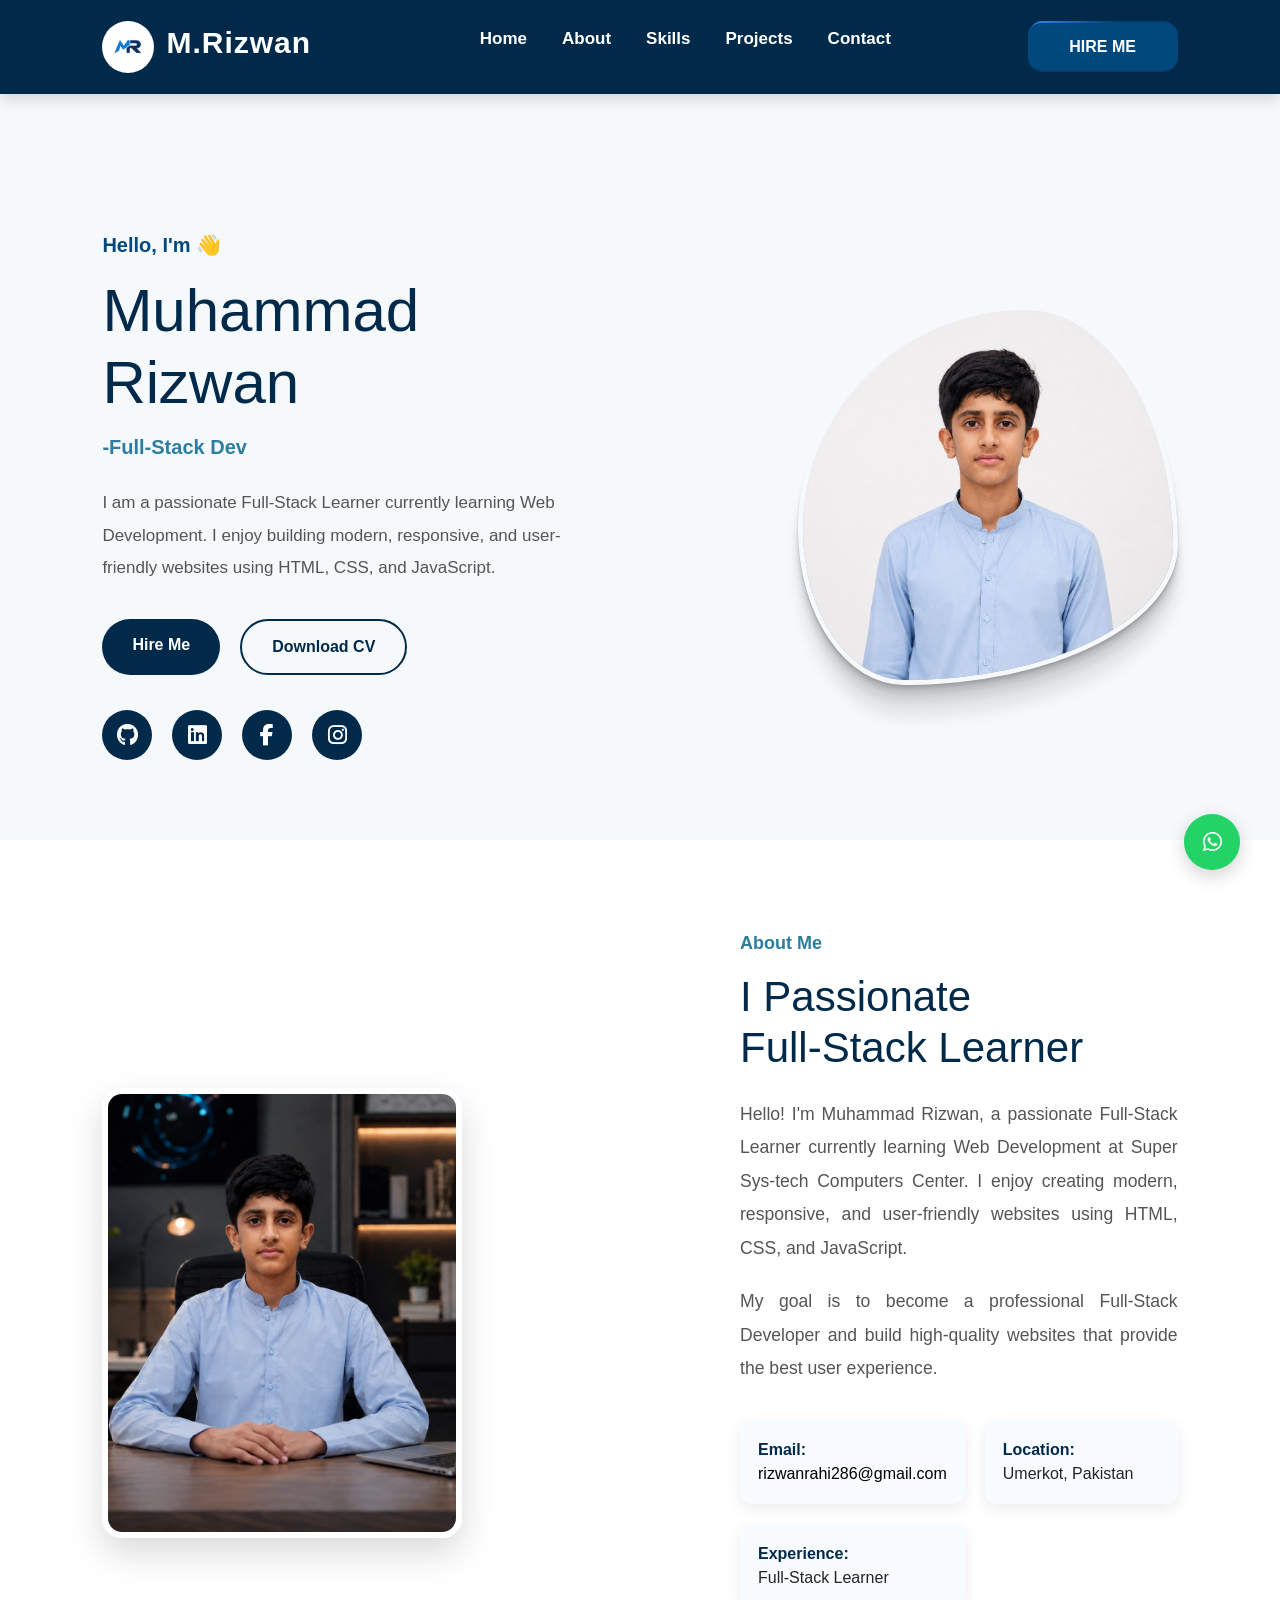
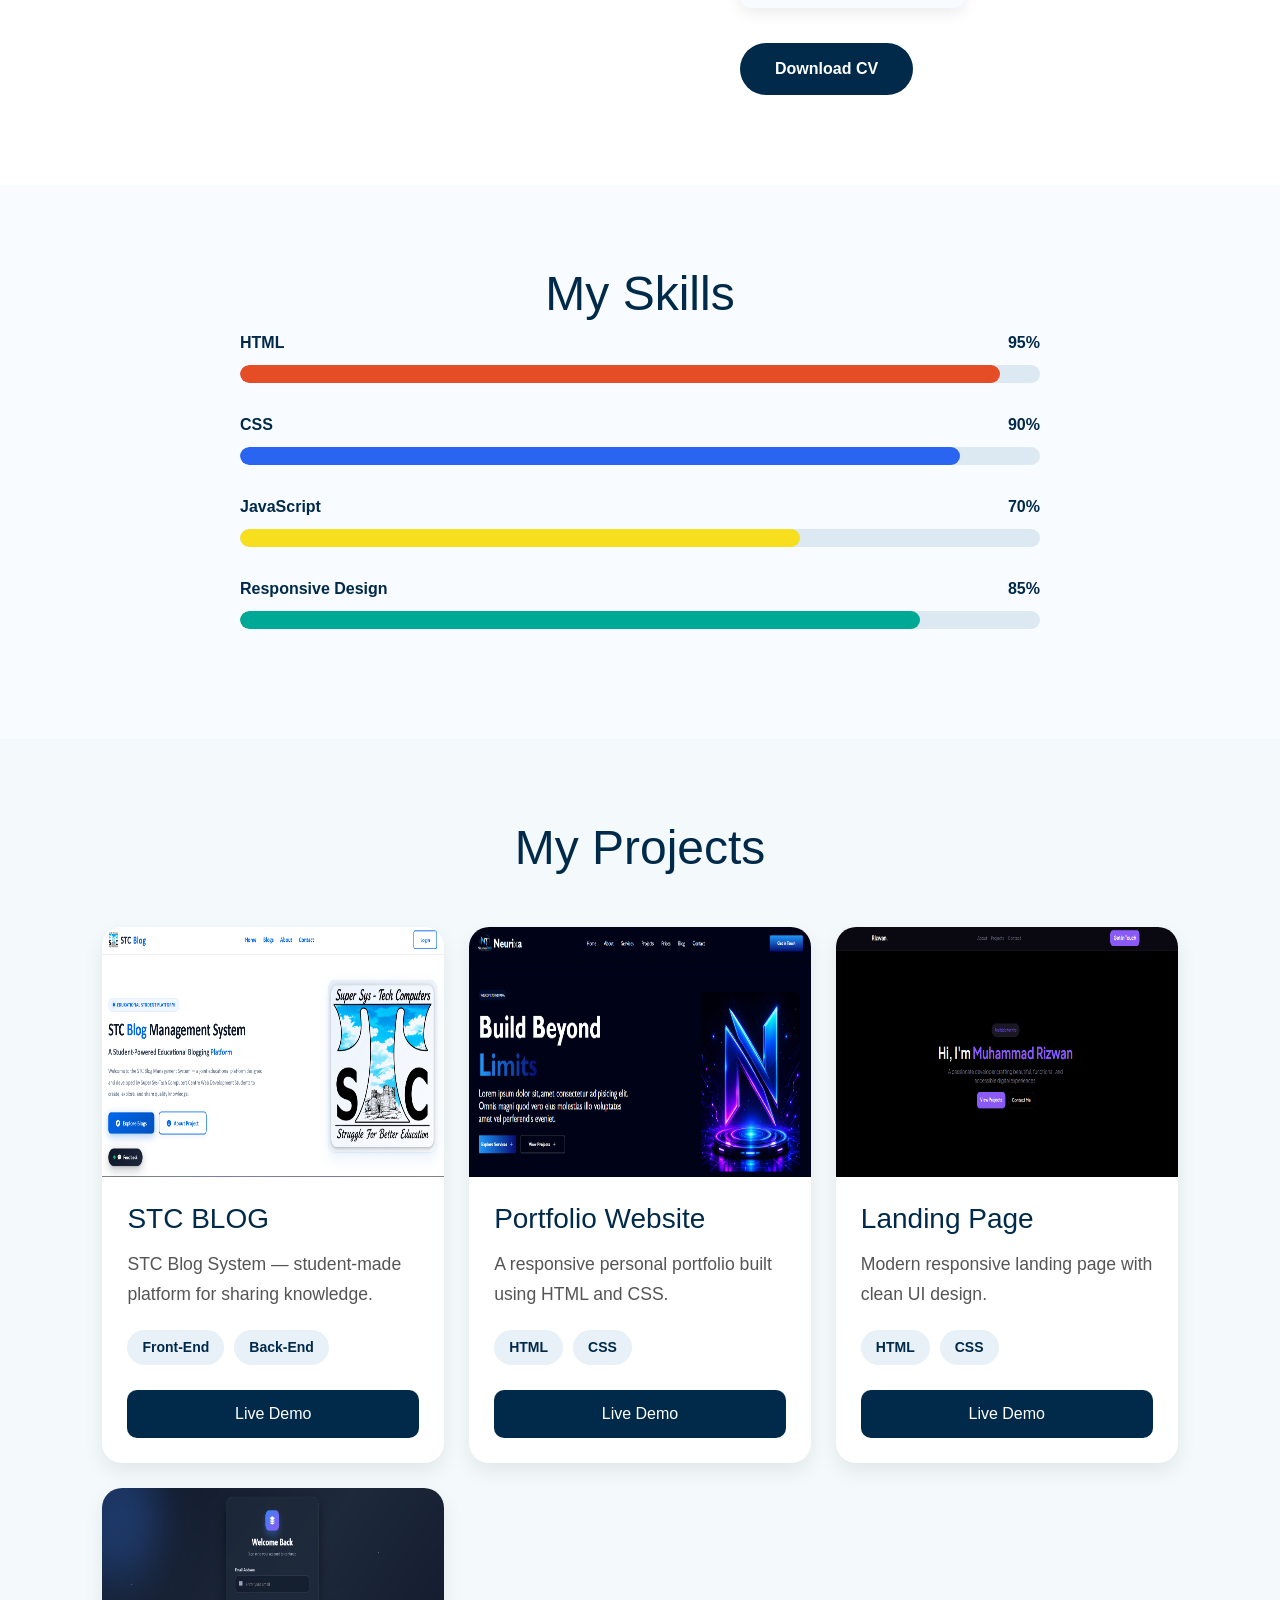
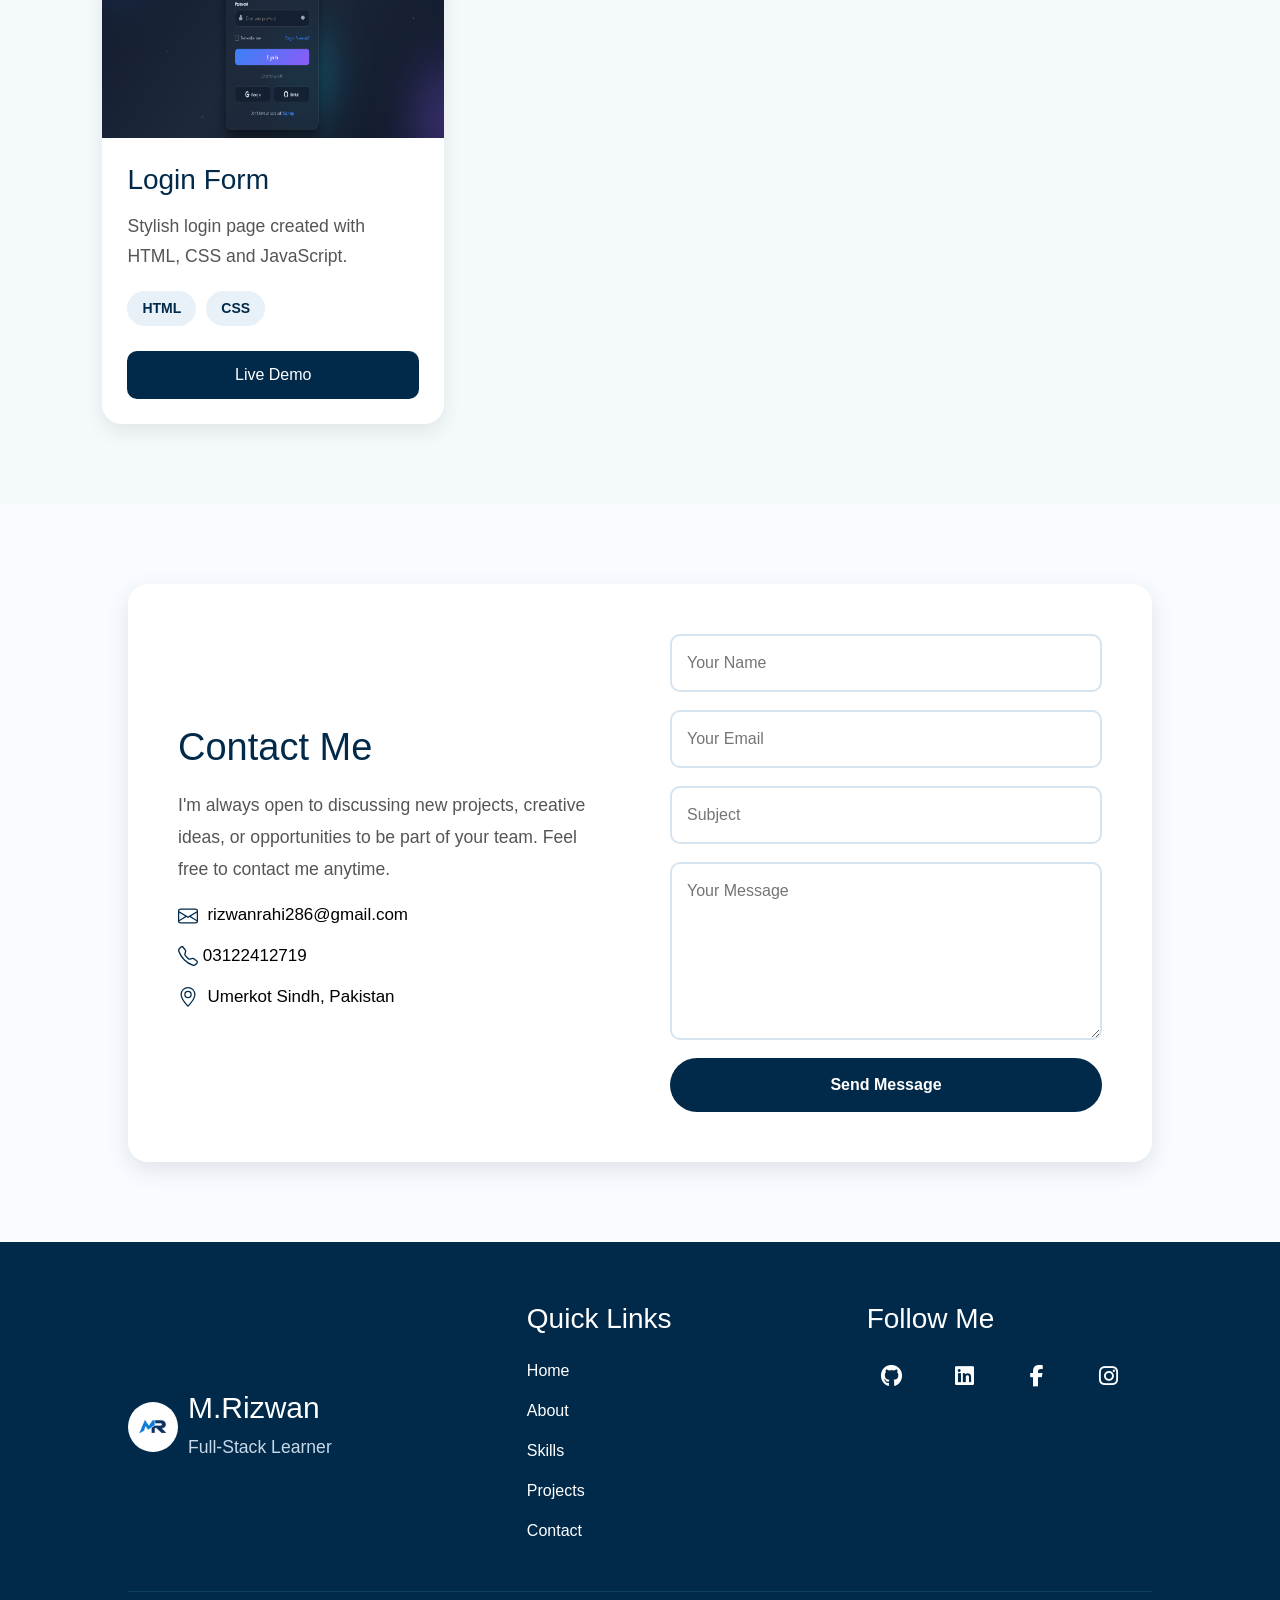
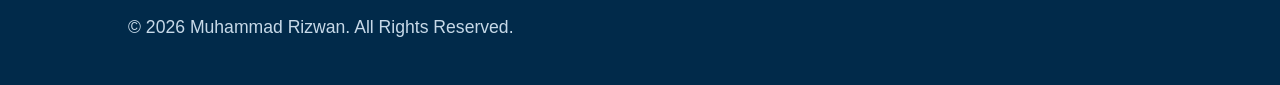
<file: index.html>
<!DOCTYPE html>
<html lang="en">

<head>
    <meta charset="UTF-8">
    <meta name="viewport" content="width=device-width, initial-scale=1.0">
    <title>M.Rizwan | Portfolio</title>
    <link rel="icon" href="MRICON" type="image/x-icon">
    <link rel="stylesheet" href="https://cdnjs.cloudflare.com/ajax/libs/font-awesome/6.5.2/css/all.min.css">
    <link rel="stylesheet" href="https://cdn.jsdelivr.net/npm/bootstrap@5.3.8/dist/css/bootstrap.min.css">
    <link rel="stylesheet" href="style.css">
</head>

<body>

    <div class="page-loader">
        <div class="loader">
            <div class="box1"></div>
            <div class="box2"></div>
            <div class="box3"></div>
        </div>
    </div>

    <header>

        <div class="logo">

            <img src="MRICON" alt="Logo">

            <h1>M.Rizwan</h1>

        </div>

        <div class="menu-toggle">

            <i class="fa-solid fa-bars"></i>

        </div>

        <nav class="navbar">

            <ul>

                <li><a href="#home" class="active">Home</a></li>

                <li><a href="#about">About</a></li>

                <li><a href="#skills">Skills</a></li>

                <li><a href="#projects">Projects</a></li>

                <li><a href="#contact">Contact</a></li>

                <li class="mobile-menu-profile">
                    <div class="user-profile mobile-menu-profile">
                        <div class="user-profile-inner">
                            <a href="mailto:rizwanrahi286@gmail.com">HIRE ME</a>
                        </div>
                    </div>
                </li>

            </ul>

        </nav>

        <!-- <a href="#contact" class="hire-btn">Hire Me</a> -->

        <!-- From Uiverse.io by reglobby -->
        <div aria-label="User Login Button" tabindex="0" role="button" class="user-profile">
            <div class="user-profile-inner">
                <a href="mailto:rizwanrahi286@gmail.com">HIRE ME</a>
            </div>
        </div>


    </header>

    <section class="home" id="home">

        <div class="home-container">

            <!-- Left Content -->

            <div class="home-content">

                <span class="hello">Hello, I'm 👋</span>

                <h1>Muhammad Rizwan</h1>

                <h2><span class="word">Front-End Developer</span></h2>

                <p>
                    I am a passionate Full-Stack Learner currently learning
                    Web Development. I enjoy building modern, responsive,
                    and user-friendly websites using HTML, CSS, and JavaScript.
                </p>

                <div class="home-buttons">

                    <a href="#contact" class="btn-primary">Hire Me</a>

                    <a href="My Resume.pdf" target="_blank" class="btn-secondary" download>
                        Download CV
                    </a>

                </div>

                <div class="social-icons">

                    <a href="#" data-tooltip="GitHub" aria-label="GitHub"><i class="fa-brands fa-github"></i></a>

                    <a href="#" data-tooltip="LinkedIn" aria-label="LinkedIn"><i class="fa-brands fa-linkedin"></i></a>

                    <a href="#" data-tooltip="Facebook" aria-label="Facebook"><i
                            class="fa-brands fa-facebook-f"></i></a>

                    <a href="#" data-tooltip="Instagram" aria-label="Instagram"><i
                            class="fa-brands fa-instagram"></i></a>

                </div>
            </div>

            <!-- Right Image -->

            <div class="home-image">

                <img src="aboutimage.jpg" alt="Muhammad Rizwan">

            </div>

        </div>

    </section>

    <section class="about" id="about">

        <div class="about-container">

            <div class="about-image">

                <img src="mine" alt="Muhammad Rizwan">

            </div>

            <div class="about-content">

                <span class="about-subtitle">About Me</span>

                <h2>I Passionate <br> Full-Stack Learner</h2>

                <p>
                    Hello! I'm Muhammad Rizwan, a passionate Full-Stack Learner
                    currently learning Web Development at Super Sys-tech Computers Center.
                    I enjoy creating modern, responsive, and user-friendly websites
                    using HTML, CSS, and JavaScript.
                </p>

                <p>
                    My goal is to become a professional Full-Stack Developer and
                    build high-quality websites that provide the best user experience.
                </p>

                <div class="about-info">

                    <!-- <div>
                        <strong>Name:</strong><br>
                        Muhammad Rizwan
                    </div> -->

                    <div>
                        <strong>Email:</strong><br>
                        <a href="mailto:rizwanrahi286@gmail.com">rizwanrahi286@gmail.com</a>
                    </div>

                    <div>
                        <strong>Location:</strong><br>
                        Umerkot, Pakistan
                    </div>

                    <div id="about-info-experience">
                        <strong>Experience:</strong><br>
                        Full-Stack Learner
                    </div>

                </div>

                <a href="My Resume.pdf" class="about-btn" download>
                    Download CV
                </a>

            </div>

        </div>

    </section>

    <section class="skills" id="skills">

        <h2 class="section-title">My Skills</h2>

        <div class="skills-container">

            <div class="skill">
                <div class="skill-title">
                    <span>HTML</span>
                    <span>95%</span>
                </div>

                <div class="progress-bar">
                    <div class="progress html"></div>
                </div>
            </div>

            <div class="skill">
                <div class="skill-title">
                    <span>CSS</span>
                    <span>90%</span>
                </div>

                <div class="progress-bar">
                    <div class="progress css"></div>
                </div>
            </div>

            <div class="skill">
                <div class="skill-title">
                    <span>JavaScript</span>
                    <span>70%</span>
                </div>

                <div class="progress-bar">
                    <div class="progress js"></div>
                </div>
            </div>

            <div class="skill">
                <div class="skill-title">
                    <span>Responsive Design</span>
                    <span>85%</span>
                </div>

                <div class="progress-bar">
                    <div class="progress responsive"></div>
                </div>
            </div>

        </div>

    </section>

    <section class="projects" id="projects">

        <h2 class="section-title">My Projects</h2>

        <div class="projects-container">

            <!-- Project 1 -->
            <div class="project-card">

                <img src="STC.png" alt="">

                <div class="project-content">

                    <h3>STC BLOG</h3>

                    <p>
                        STC Blog System — student-made platform for sharing knowledge.
                    </p>

                    <div class="tech">
                        <span>Front-End</span>
                        <span>Back-End</span>
                    </div>

                    <div class="project-buttons">
                        <a href="https://blogs.stc.edu.pk/" target="_blank">Live Demo</a>
                        <!-- <a href="#">GitHub</a> -->
                    </div>

                </div>

            </div>

            <!-- Project 2 -->
            <div class="project-card">

                <img src="project 1.png" alt="">

                <div class="project-content">

                    <h3>Portfolio Website</h3>

                    <p>
                        A responsive personal portfolio built using HTML and CSS.
                    </p>

                    <div class="tech">
                        <span>HTML</span>
                        <span>CSS</span>
                    </div>

                    <div class="project-buttons">
                        <a href="Project1/index.html" target="_blank">Live Demo</a>
                        <!-- <a href="#">GitHub</a> -->
                    </div>

                </div>

            </div>

            <!-- Project 3 -->
            <div class="project-card">

                <img src="project 2.png" alt="">

                <div class="project-content">

                    <h3>Landing Page</h3>

                    <p>
                        Modern responsive landing page with clean UI design.
                    </p>

                    <div class="tech">
                        <span>HTML</span>
                        <span>CSS</span>
                    </div>

                    <div class="project-buttons">
                        <a href="try/index.html" target="_blank">Live Demo</a>
                        <!-- <a href="#">GitHub</a> -->
                    </div>

                </div>

            </div>

            <!-- Project 4 -->
            <div class="project-card">

                <img src="project 3.png" alt="">

                <div class="project-content">

                    <h3>Login Form</h3>

                    <p>
                        Stylish login page created with HTML, CSS and JavaScript.
                    </p>

                    <div class="tech">
                        <span>HTML</span>
                        <span>CSS</span>
                    </div>

                    <div class="project-buttons">
                        <a href="login page/index.html" target="_blank">Live Demo</a>
                        <!-- <a href="#">GitHub</a> -->
                    </div>

                </div>

            </div>

        </div>

    </section>

    <section id="contact" class="contact">

        <div class="contact-container">

            <div class="contact-info">

                <h2>Contact Me</h2>

                <p>
                    I'm always open to discussing new projects, creative ideas,
                    or opportunities to be part of your team. Feel free to contact me anytime.
                </p>

                <div class="contact-details">
                    <p><strong> <svg xmlns="http://www.w3.org/2000/svg" width="20" height="20" fill="#012A4A"
                                class="bi bi-envelope" viewBox="0 0 16 16">
                                <path
                                    d="M0 4a2 2 0 0 1 2-2h12a2 2 0 0 1 2 2v8a2 2 0 0 1-2 2H2a2 2 0 0 1-2-2zm2-1a1 1 0 0 0-1 1v.217l7 4.2 7-4.2V4a1 1 0 0 0-1-1zm13 2.383-4.708 2.825L15 11.105zm-.034 6.876-5.64-3.471L8 9.583l-1.326-.795-5.64 3.47A1 1 0 0 0 2 13h12a1 1 0 0 0 .966-.741M1 11.105l4.708-2.897L1 5.383z" />
                            </svg>&nbsp; </strong> <a
                            href="mailto:rizwanrahi286@gmail.com?subject=Website%20Inquiry&body=Hello%20Muhammad%20Rizwan,">
                            rizwanrahi286@gmail.com
                        </a> </p>
                    <p><strong><svg xmlns="http://www.w3.org/2000/svg" width="20" height="20" fill="#012A4A"
                                class="bi bi-telephone" viewBox="0 0 16 16">
                                <path
                                    d="M3.654 1.328a.678.678 0 0 0-1.015-.063L1.605 2.3c-.483.484-.661 1.169-.45 1.77a17.6 17.6 0 0 0 4.168 6.608 17.6 17.6 0 0 0 6.608 4.168c.601.211 1.286.033 1.77-.45l1.034-1.034a.678.678 0 0 0-.063-1.015l-2.307-1.794a.68.68 0 0 0-.58-.122l-2.19.547a1.75 1.75 0 0 1-1.657-.459L5.482 8.062a1.75 1.75 0 0 1-.46-1.657l.548-2.19a.68.68 0 0 0-.122-.58zM1.884.511a1.745 1.745 0 0 1 2.612.163L6.29 2.98c.329.423.445.974.315 1.494l-.547 2.19a.68.68 0 0 0 .178.643l2.457 2.457a.68.68 0 0 0 .644.178l2.189-.547a1.75 1.75 0 0 1 1.494.315l2.306 1.794c.829.645.905 1.87.163 2.611l-1.034 1.034c-.74.74-1.846 1.065-2.877.702a18.6 18.6 0 0 1-7.01-4.42 18.6 18.6 0 0 1-4.42-7.009c-.362-1.03-.037-2.137.703-2.877z" />
                            </svg> </strong> <a href="tel:+923122412719" target="_blank">03122412719</a></p>
                    <p><strong><svg xmlns="http://www.w3.org/2000/svg" width="20" height="20" fill="#012A4A"
                                class="bi bi-geo-alt" viewBox="0 0 16 16">
                                <path
                                    d="M12.166 8.94c-.524 1.062-1.234 2.12-1.96 3.07A32 32 0 0 1 8 14.58a32 32 0 0 1-2.206-2.57c-.726-.95-1.436-2.008-1.96-3.07C3.304 7.867 3 6.862 3 6a5 5 0 0 1 10 0c0 .862-.305 1.867-.834 2.94M8 16s6-5.686 6-10A6 6 0 0 0 2 6c0 4.314 6 10 6 10" />
                                <path d="M8 8a2 2 0 1 1 0-4 2 2 0 0 1 0 4m0 1a3 3 0 1 0 0-6 3 3 0 0 0 0 6" />
                            </svg>&nbsp;</strong> <a href="https://maps.app.goo.gl/BQXahHkJn5XS3NJu8"
                            target="_blank">Umerkot Sindh, Pakistan</a></p>
                </div>

            </div>

            <div class="contact-form">

                <form>

                    <input type="text" placeholder="Your Name" required>

                    <input type="email" placeholder="Your Email" required>

                    <input type="text" placeholder="Subject">

                    <textarea rows="6" placeholder="Your Message" required></textarea>

                    <button type="submit">Send Message</button>

                </form>

            </div>

        </div>

    </section>

    <footer class="footer">

        <div class="footer-container">

            <div class="footer-logo">
                <img src="MRICON" alt="Logo">
                <div>
                    <h2>M.Rizwan</h2>
                    <p>Full-Stack Learner</p>
                </div>
            </div>

            <div class="footer-links">

                <h3>Quick Links</h3>

                <a href="#home">Home</a>
                <a href="#about">About</a>
                <a href="#skills">Skills</a>
                <a href="#projects">Projects</a>
                <a href="#contact">Contact</a>

            </div>

            <div class="footer-social">

                <h3>Follow Me</h3>
                <a href="#" aria-label="GitHub"><i class="fa-brands fa-github"></i></a>

                <a href="#" aria-label="LinkedIn"><i class="fa-brands fa-linkedin"></i></a>

                <a href="#" aria-label="Facebook"><i class="fa-brands fa-facebook-f"></i></a>

                <a href="#" aria-label="Instagram"><i class="fa-brands fa-instagram"></i></a>


            </div>

        </div>

        <hr>

        <div class="footer-bottom">

            <p>
                © 2026 Muhammad Rizwan. All Rights Reserved.
            </p>

            <button class="button hidden" id="backToTopBtn" aria-label="Back to Top">
                <svg class="svgIcon" viewBox="0 0 384 512" aria-hidden="true">
                    <path
                        d="M214.6 41.4c-12.5-12.5-32.8-12.5-45.3 0l-160 160c-12.5 12.5-12.5 32.8 0 45.3s32.8 12.5 45.3 0L160 141.2V448c0 17.7 14.3 32 32 32s32-14.3 32-32V141.2L329.4 246.6c12.5 12.5 32.8 12.5 45.3 0s12.5-32.8 0-45.3l-160-160z">
                    </path>
                </svg>
            </button>
            <!-- WhatsApp floating button -->
            <a id="whatsappBtn" class="whatsapp-btn" href="https://wa.me/923122412719" target="_blank"
                rel="noopener noreferrer" aria-label="Chat on WhatsApp">
                <span class="whatsapp-tooltip" role="status">Have a question? Let's chat!</span>
                <i class="fa-brands fa-whatsapp" aria-hidden="true"></i>
            </a>

        </div>

    </footer>

    <script>

        // Hide loader on window load
        window.addEventListener('load', function () {
            var ld = document.querySelector('.page-loader');
            if (ld) {
                ld.classList.add('hidden');
            }
        });

        var backToTopBtn = document.getElementById('backToTopBtn');
        if (backToTopBtn) {
            backToTopBtn.addEventListener('click', function () {
                window.scrollTo({ top: 0, behavior: 'smooth' });
            });

            const homeEl = document.querySelector('.home');
            const aboutEl = document.querySelector('.about');
            const skillsEl = document.querySelector('.skills');
            const projectsEl = document.querySelector('.projects');
            const contactEl = document.querySelector('.contact');
            const footerEl = document.querySelector('footer');

            let homeVisible = false;
            let aboutVisible = false;
            let skillsVisible = false;
            let projectsVisible = false;
            let contactVisible = false;
            let footerVisible = false;

            const updateBackBtnVisibility = () => {
                // show only when user is in skills, projects, contact, or footer
                if (skillsVisible || projectsVisible || contactVisible || footerVisible) {
                    backToTopBtn.classList.remove('hidden');
                } else {
                    backToTopBtn.classList.add('hidden');
                }
            };

            const observe = (el, setter, threshold = 0.25) => {
                if (!el) return;
                const obs = new IntersectionObserver((entries) => {
                    entries.forEach(entry => {
                        setter(entry.isIntersecting);
                        updateBackBtnVisibility();
                    });
                }, { threshold });
                obs.observe(el);
            };

            observe(homeEl, (v) => homeVisible = v, 0.25);
            observe(aboutEl, (v) => aboutVisible = v, 0.25);
            observe(skillsEl, (v) => skillsVisible = v, 0.2);
            observe(projectsEl, (v) => projectsVisible = v, 0.2);
            observe(contactEl, (v) => contactVisible = v, 0.2);
            observe(footerEl, (v) => footerVisible = v, 0.01);
        }

        const skillsObserver = new IntersectionObserver((entries) => {

            entries.forEach(entry => {

                if (entry.isIntersecting) {

                    document.querySelector(".html").style.width = "95%";

                    document.querySelector(".css").style.width = "90%";

                    document.querySelector(".js").style.width = "70%";

                    document.querySelector(".responsive").style.width = "85%";

                    document.querySelector(".skills .section-title").classList.add("fade-in");

                    document.querySelectorAll(".skill").forEach(skill => {

                        skill.classList.add("animate");

                    });

                    skillsObserver.disconnect();

                }

            });

        }, { threshold: 0.3 });

        const aboutObserver = new IntersectionObserver((entries) => {

            entries.forEach(entry => {

                if (entry.isIntersecting) {

                    document.querySelector(".about-image").classList.add("animate");

                    document.querySelector(".about-content").classList.add("animate");

                    aboutObserver.disconnect();

                }

            });

        }, { threshold: 0.3 });

        const projectsObserver = new IntersectionObserver((entries) => {

            entries.forEach(entry => {

                if (entry.isIntersecting) {

                    document.querySelector(".projects .section-title").classList.add("fade-in");

                    document.querySelectorAll(".project-card").forEach(card => {

                        card.classList.add("animate");

                    });

                    projectsObserver.disconnect();

                }

            });

        }, { threshold: 0.2 });

        const contactObserver = new IntersectionObserver((entries) => {

            entries.forEach(entry => {

                if (entry.isIntersecting) {

                    document.querySelector(".contact-info").classList.add("animate");

                    document.querySelector(".contact-form").classList.add("animate");

                    contactObserver.disconnect();

                }

            });

        }, { threshold: 0.3 });

        aboutObserver.observe(document.querySelector(".about"));

        skillsObserver.observe(document.querySelector(".skills"));

        projectsObserver.observe(document.querySelector(".projects"));

        contactObserver.observe(document.querySelector(".contact"));

        const menuToggle = document.querySelector(".menu-toggle");
        const navbar = document.querySelector(".navbar");
        const menuIcon = menuToggle.querySelector("i");

        menuToggle.addEventListener("click", () => {
            const isActive = navbar.classList.toggle("active");
            if (menuIcon) {
                menuIcon.classList.toggle("fa-bars", !isActive);
                menuIcon.classList.toggle("fa-times", isActive);
            }
        });

        // Menu item پر click ہونے کے بعد menu بند ہو جائے

        document.querySelectorAll(".navbar a").forEach(link => {
            link.addEventListener("click", () => {
                navbar.classList.remove("active");
                if (menuIcon) {
                    menuIcon.classList.add("fa-bars");
                    menuIcon.classList.remove("fa-times");
                }
            });
        });

        const words = ['-Full-Stack Dev', '-Web Developer', '-WordPress Developer', '-Learning Javascript'];
        let part;
        let i = 0;
        let offset = 0;
        const len = words.length;
        let forwards = true;
        let skip_count = 0;
        const skip_delay = 15;
        const speed = 90;
        const wordflick = () => {
            setInterval(() => {
                if (forwards) {
                    if (offset >= words[i].length) {
                        ++skip_count;
                        if (skip_count === skip_delay) {
                            forwards = false;
                            skip_count = 0;
                        }
                    }
                } else {
                    if (offset === 0) {
                        forwards = true;
                        i++;
                        offset = 0;
                        if (i >= len) {
                            i = 0;
                        }
                    }
                }
                part = words[i].substring(0, offset);
                if (skip_count === 0) {
                    if (forwards) {
                        offset++;
                    } else {
                        offset--;
                    }
                }
                const wordEl = document.querySelector('.word');
                if (wordEl) {
                    wordEl.textContent = part;
                }
            }, speed);
        };

        document.addEventListener('DOMContentLoaded', wordflick);

    </script>

</body>

</html>
</file>
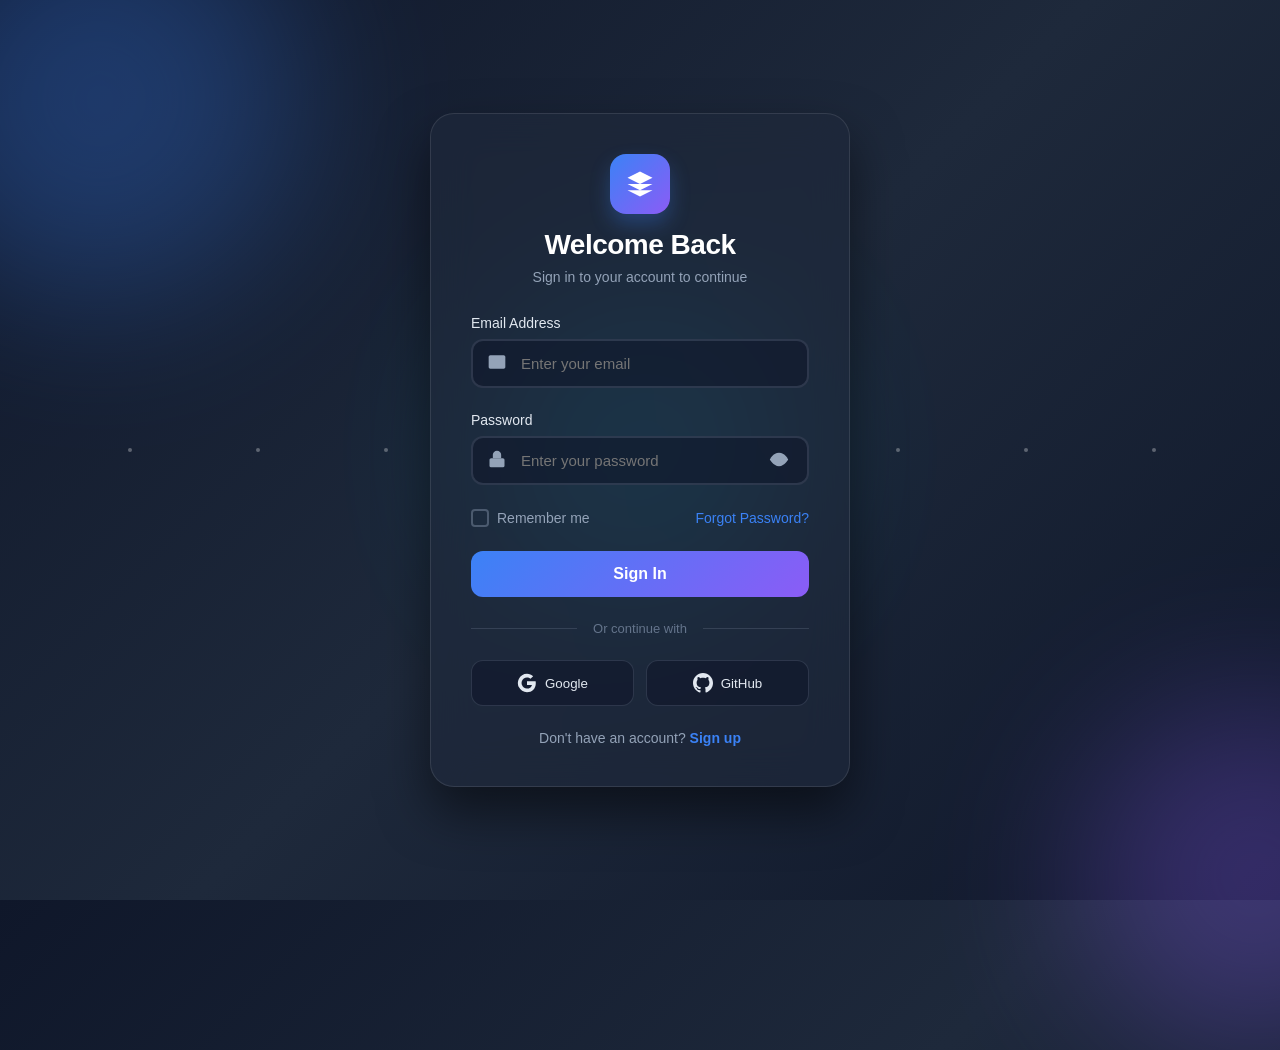
<file: login page/index.html>
<!DOCTYPE html>
<html lang="en">
<head>
    <meta charset="UTF-8">
    <meta name="viewport" content="width=device-width, initial-scale=1.0">
    <title>Modern Login - Dark Theme</title>
    <style>
        * {
            margin: 0;
            padding: 0;
            box-sizing: border-box;
            font-family: 'Segoe UI', Tahoma, Geneva, Verdana, sans-serif;
        }

        body {
            min-height: 100vh;
            display: flex;
            justify-content: center;
            align-items: center;
            background: linear-gradient(135deg, #0f172a 0%, #1e293b 50%, #0f172a 100%);
            position: relative;
            overflow: hidden;
        }

        /* Animated background elements */
        .bg-blob {
            position: absolute;
            border-radius: 50%;
            filter: blur(80px);
            opacity: 0.3;
            animation: float 20s infinite ease-in-out;
            z-index: 0;
        }

        .blob-1 {
            width: 400px;
            height: 400px;
            background: #3b82f6;
            top: -100px;
            left: -100px;
            animation-delay: 0s;
        }

        .blob-2 {
            width: 350px;
            height: 350px;
            background: #8b5cf6;
            bottom: -150px;
            right: -150px;
            animation-delay: -5s;
        }

        .blob-3 {
            width: 300px;
            height: 300px;
            background: #06b6d4;
            top: 50%;
            left: 50%;
            transform: translate(-50%, -50%);
            animation-delay: -10s;
        }

        @keyframes float {
            0%, 100% {
                transform: translate(0, 0) scale(1);
            }
            25% {
                transform: translate(50px, -30px) scale(1.1);
            }
            50% {
                transform: translate(-20px, 50px) scale(0.9);
            }
            75% {
                transform: translate(-50px, -20px) scale(1.05);
            }
        }

        /* Floating particles */
        .particle {
            position: absolute;
            width: 4px;
            height: 4px;
            background: rgba(255, 255, 255, 0.3);
            border-radius: 50%;
            animation: particle-float 15s infinite linear;
            z-index: 0;
        }

        @keyframes particle-float {
            0% {
                transform: translateY(100vh) rotate(0deg);
                opacity: 0;
            }
            10% {
                opacity: 1;
            }
            90% {
                opacity: 1;
            }
            100% {
                transform: translateY(-100vh) rotate(720deg);
                opacity: 0;
            }
        }

        /* Login container */
        .login-container {
            position: relative;
            z-index: 10;
            width: 100%;
            max-width: 420px;
            padding: 40px;
            background: rgba(30, 41, 59, 0.7);
            backdrop-filter: blur(20px);
            -webkit-backdrop-filter: blur(20px);
            border-radius: 24px;
            border: 1px solid rgba(255, 255, 255, 0.1);
            box-shadow: 0 25px 50px rgba(0, 0, 0, 0.5);
            animation: slideUp 0.8s cubic-bezier(0.16, 1, 0.3, 1) forwards;
            opacity: 0;
            transform: translateY(30px);
        }

        @keyframes slideUp {
            to {
                opacity: 1;
                transform: translateY(0);
            }
        }

        /* Logo/Brand */
        .brand {
            text-align: center;
            margin-bottom: 30px;
        }

        .logo {
            width: 60px;
            height: 60px;
            background: linear-gradient(135deg, #3b82f6, #8b5cf6);
            border-radius: 16px;
            display: inline-flex;
            justify-content: center;
            align-items: center;
            margin-bottom: 15px;
            box-shadow: 0 10px 20px rgba(59, 130, 246, 0.3);
            animation: pulse 2s infinite;
        }

        @keyframes pulse {
            0%, 100% {
                transform: scale(1);
                box-shadow: 0 10px 20px rgba(59, 130, 246, 0.3);
            }
            50% {
                transform: scale(1.05);
                box-shadow: 0 15px 30px rgba(59, 130, 246, 0.5);
            }
        }

        .logo svg {
            width: 30px;
            height: 30px;
            fill: white;
        }

        .brand h1 {
            color: white;
            font-size: 28px;
            font-weight: 700;
            margin-bottom: 8px;
            letter-spacing: -0.5px;
        }

        .brand p {
            color: #94a3b8;
            font-size: 14px;
        }

        /* Form styles */
        .form-group {
            margin-bottom: 24px;
            position: relative;
        }

        .form-group label {
            display: block;
            color: #e2e8f0;
            font-size: 14px;
            font-weight: 500;
            margin-bottom: 8px;
            transition: color 0.3s ease;
        }

        .input-wrapper {
            position: relative;
        }

        .form-group input {
            width: 100%;
            padding: 14px 16px 14px 48px;
            background: rgba(15, 23, 42, 0.6);
            border: 2px solid rgba(148, 163, 184, 0.2);
            border-radius: 12px;
            color: white;
            font-size: 15px;
            transition: all 0.3s ease;
            outline: none;
        }

        .form-group input:focus {
            border-color: #3b82f6;
            background: rgba(15, 23, 42, 0.8);
            box-shadow: 0 0 0 4px rgba(59, 130, 246, 0.1);
        }

        .form-group input:focus + .input-icon {
            color: #3b82f6;
        }

        .input-icon {
            position: absolute;
            left: 16px;
            top: 50%;
            transform: translateY(-50%);
            color: #94a3b8;
            transition: color 0.3s ease;
        }

        .input-icon svg {
            width: 20px;
            height: 20px;
            fill: currentColor;
        }

        /* Password toggle */
        .password-toggle {
            position: absolute;
            right: 16px;
            top: 50%;
            transform: translateY(-50%);
            background: none;
            border: none;
            color: #94a3b8;
            cursor: pointer;
            padding: 4px;
            transition: color 0.3s ease;
        }

        .password-toggle:hover {
            color: #3b82f6;
        }

        .password-toggle svg {
            width: 20px;
            height: 20px;
            fill: currentColor;
        }

        /* Remember me & Forgot password */
        .form-options {
            display: flex;
            justify-content: space-between;
            align-items: center;
            margin-bottom: 24px;
        }

        .remember-me {
            display: flex;
            align-items: center;
            gap: 8px;
            cursor: pointer;
        }

        .remember-me input {
            display: none;
        }

        .checkmark {
            width: 18px;
            height: 18px;
            border: 2px solid rgba(148, 163, 184, 0.4);
            border-radius: 4px;
            display: flex;
            justify-content: center;
            align-items: center;
            transition: all 0.3s ease;
        }

        .remember-me input:checked + .checkmark {
            background: #3b82f6;
            border-color: #3b82f6;
        }

        .checkmark svg {
            width: 12px;
            height: 12px;
            fill: white;
            opacity: 0;
            transform: scale(0);
            transition: all 0.3s ease;
        }

        .remember-me input:checked + .checkmark svg {
            opacity: 1;
            transform: scale(1);
        }

        .remember-me span {
            color: #94a3b8;
            font-size: 14px;
        }

        .forgot-password {
            color: #3b82f6;
            text-decoration: none;
            font-size: 14px;
            transition: color 0.3s ease;
        }

        .forgot-password:hover {
            color: #60a5fa;
        }

        /* Login button */
        .login-btn {
            width: 100%;
            padding: 14px;
            background: linear-gradient(135deg, #3b82f6, #8b5cf6);
            border: none;
            border-radius: 12px;
            color: white;
            font-size: 16px;
            font-weight: 600;
            cursor: pointer;
            transition: all 0.3s ease;
            position: relative;
            overflow: hidden;
        }

        .login-btn:hover {
            transform: translateY(-2px);
            box-shadow: 0 10px 25px rgba(59, 130, 246, 0.4);
        }

        .login-btn:active {
            transform: translateY(0);
        }

        .login-btn::before {
            content: '';
            position: absolute;
            top: 0;
            left: -100%;
            width: 100%;
            height: 100%;
            background: linear-gradient(90deg, transparent, rgba(255, 255, 255, 0.2), transparent);
            transition: left 0.5s ease;
        }

        .login-btn:hover::before {
            left: 100%;
        }

        /* Divider */
        .divider {
            display: flex;
            align-items: center;
            margin: 24px 0;
            color: #64748b;
            font-size: 13px;
        }

        .divider::before,
        .divider::after {
            content: '';
            flex: 1;
            height: 1px;
            background: rgba(148, 163, 184, 0.2);
        }

        .divider span {
            padding: 0 16px;
        }

        /* Social login */
        .social-login {
            display: flex;
            gap: 12px;
            margin-bottom: 24px;
        }

        .social-btn {
            flex: 1;
            padding: 12px;
            background: rgba(15, 23, 42, 0.6);
            border: 1px solid rgba(148, 163, 184, 0.2);
            border-radius: 12px;
            color: #e2e8f0;
            cursor: pointer;
            transition: all 0.3s ease;
            display: flex;
            justify-content: center;
            align-items: center;
            gap: 8px;
        }

        .social-btn:hover {
            background: rgba(15, 23, 42, 0.8);
            border-color: rgba(148, 163, 184, 0.4);
            transform: translateY(-2px);
        }

        .social-btn svg {
            width: 20px;
            height: 20px;
            fill: currentColor;
        }

        /* Sign up link */
        .signup-link {
            text-align: center;
            color: #94a3b8;
            font-size: 14px;
        }

        .signup-link a {
            color: #3b82f6;
            text-decoration: none;
            font-weight: 600;
            transition: color 0.3s ease;
        }

        .signup-link a:hover {
            color: #60a5fa;
        }

        /* Loading state */
        .login-btn.loading {
            pointer-events: none;
            opacity: 0.8;
        }

        .login-btn.loading::after {
            content: '';
            width: 20px;
            height: 20px;
            border: 2px solid rgba(255, 255, 255, 0.3);
            border-top-color: white;
            border-radius: 50%;
            animation: spin 0.8s linear infinite;
            position: absolute;
            right: 16px;
            top: 50%;
            transform: translateY(-50%);
        }

        @keyframes spin {
            to {
                transform: translateY(-50%) rotate(360deg);
            }
        }

        /* Success animation */
        .login-btn.success {
            background: #10b981;
        }

        .login-btn.success::after {
            content: '✓';
            font-size: 18px;
            animation: none;
            border: none;
            width: auto;
            height: auto;
        }

        /* Responsive */
        @media (max-width: 480px) {
            .login-container {
                padding: 30px 20px;
                margin: 20px;
            }

            .brand h1 {
                font-size: 24px;
            }

            .social-login {
                flex-direction: column;
            }
        }
    </style>
</head>
<body>
    <!-- Animated background -->
    <div class="bg-blob blob-1"></div>
    <div class="bg-blob blob-2"></div>
    <div class="bg-blob blob-3"></div>

    <!-- Floating particles -->
    <div class="particle" style="left: 10%; animation-delay: 0s;"></div>
    <div class="particle" style="left: 20%; animation-delay: 2s;"></div>
    <div class="particle" style="left: 30%; animation-delay: 4s;"></div>
    <div class="particle" style="left: 40%; animation-delay: 6s;"></div>
    <div class="particle" style="left: 50%; animation-delay: 8s;"></div>
    <div class="particle" style="left: 60%; animation-delay: 10s;"></div>
    <div class="particle" style="left: 70%; animation-delay: 12s;"></div>
    <div class="particle" style="left: 80%; animation-delay: 14s;"></div>
    <div class="particle" style="left: 90%; animation-delay: 16s;"></div>

    <!-- Login container -->
    <div class="login-container">
        <!-- Brand -->
        <div class="brand">
            <div class="logo">
                <svg viewBox="0 0 24 24">
                    <path d="M12 2L2 7l10 5 10-5-10-5zM2 17l10 5 10-5M2 12l10 5 10-5"/>
                </svg>
            </div>
            <h1>Welcome Back</h1>
            <p>Sign in to your account to continue</p>
        </div>

        <!-- Form -->
        <form id="loginForm">
            <div class="form-group">
                <label for="email">Email Address</label>
                <div class="input-wrapper">
                    <input type="email" id="email" placeholder="Enter your email" required>
                    <div class="input-icon">
                        <svg viewBox="0 0 24 24">
                            <path d="M4 4h16c1.1 0 2 .9 2 2v12c0 1.1-.9 2-2 2H4c-1.1 0-2-.9-2-2V6c0-1.1.9-2 2-2z"/>
                            <polyline points="22,6 12,13 2,6"/>
                        </svg>
                    </div>
                </div>
            </div>

            <div class="form-group">
                <label for="password">Password</label>
                <div class="input-wrapper">
                    <input type="password" id="password" placeholder="Enter your password" required>
                    <div class="input-icon">
                        <svg viewBox="0 0 24 24">
                            <rect x="3" y="11" width="18" height="11" rx="2" ry="2"/>
                            <path d="M7 11V7a5 5 0 0 1 10 0v4"/>
                        </svg>
                    </div>
                    <button type="button" class="password-toggle" id="togglePassword">
                        <svg viewBox="0 0 24 24" id="eyeIcon">
                            <path d="M1 12s4-8 11-8 11 8 11 8-4 8-11 8-11-8-11-8z"/>
                            <circle cx="12" cy="12" r="3"/>
                        </svg>
                    </button>
                </div>
            </div>

            <div class="form-options">
                <label class="remember-me">
                    <input type="checkbox">
                    <span class="checkmark">
                        <svg viewBox="0 0 24 24">
                            <polyline points="20 6 9 17 4 12"/>
                        </svg>
                    </span>
                    <span>Remember me</span>
                </label>
                <a href="#" class="forgot-password">Forgot Password?</a>
            </div>

            <button type="submit" class="login-btn" id="loginBtn">Sign In</button>
        </form>

        <div class="divider">
            <span>Or continue with</span>
        </div>

        <!-- Social login -->
        <div class="social-login">
            <button type="button" class="social-btn">
                <svg viewBox="0 0 24 24">
                    <path d="M22.56 12.25c0-.78-.07-1.53-.2-2.25H12v4.26h5.92c-.26 1.37-1.04 2.53-2.21 3.31v2.77h3.57c2.08-1.92 3.28-4.74 3.28-8.09z"/>
                    <path d="M12 23c2.97 0 5.46-.98 7.28-2.66l-3.57-2.77c-.98.66-2.23 1.06-3.71 1.06-2.86 0-5.29-1.93-6.16-4.53H2.18v2.84C3.99 20.53 7.7 23 12 23z"/>
                    <path d="M5.84 14.09c-.22-.66-.35-1.36-.35-2.09s.13-1.43.35-2.09V7.07H2.18C1.43 8.55 1 10.22 1 12s.43 3.45 1.18 4.93l2.85-2.22.81-.62z"/>
                    <path d="M12 5.38c1.62 0 3.06.56 4.21 1.64l3.15-3.15C17.45 2.09 14.97 1 12 1 7.7 1 3.99 3.47 2.18 7.07l3.66 2.84c.87-2.6 3.3-4.53 6.16-4.53z"/>
                </svg>
                Google
            </button>
            <button type="button" class="social-btn">
                <svg viewBox="0 0 24 24">
                    <path d="M12 0c-6.626 0-12 5.373-12 12 0 5.302 3.438 9.8 8.207 11.387.599.111.793-.261.793-.577v-2.234c-3.338.726-4.033-1.416-4.033-1.416-.546-1.387-1.333-1.756-1.333-1.756-1.089-.745.083-.729.083-.729 1.205.084 1.839 1.237 1.839 1.237 1.07 1.834 2.807 1.304 3.492.997.107-.775.418-1.305.762-1.604-2.665-.305-5.467-1.334-5.467-5.931 0-1.311.469-2.381 1.236-3.221-.124-.303-.535-1.524.117-3.176 0 0 1.008-.322 3.301 1.23.957-.266 1.983-.399 3.003-.404 1.02.005 2.047.138 3.006.404 2.291-1.552 3.297-1.23 3.297-1.23.653 1.653.242 2.874.118 3.176.77.84 1.235 1.911 1.235 3.221 0 4.609-2.807 5.624-5.479 5.921.43.372.823 1.102.823 2.222v3.293c0 .319.192.694.801.576 4.765-1.589 8.199-6.086 8.199-11.386 0-6.627-5.373-12-12-12z"/>
                </svg>
                GitHub
            </button>
        </div>

        <!-- Sign up link -->
        <p class="signup-link">
            Don't have an account? <a href="#">Sign up</a>
        </p>
    </div>

    <script>
        // Password toggle functionality
        const togglePassword = document.getElementById('togglePassword');
        const passwordInput = document.getElementById('password');
        const eyeIcon = document.getElementById('eyeIcon');

        togglePassword.addEventListener('click', function() {
            const type = passwordInput.getAttribute('type') === 'password' ? 'text' : 'password';
            passwordInput.setAttribute('type', type);
            
            // Update icon
            if (type === 'text') {
                eyeIcon.innerHTML = `
                    <path d="M17.94 17.94A10.07 10.07 0 0 1 12 20c-7 0-11-8-11-8a18.45 18.45 0 0 1 5.06-5.94M9.9 4.24A9.12 9.12 0 0 1 12 4c7 0 11 8 11 8a18.5 18.5 0 0 1-2.16 3.19m-6.72-1.07a3 3 0 1 1-4.24-4.24"/>
                    <line x1="1" y1="1" x2="23" y2="23"/>
                `;
            } else {
                eyeIcon.innerHTML = `
                    <path d="M1 12s4-8 11-8 11 8 11 8-4 8-11 8-11-8-11-8z"/>
                    <circle cx="12" cy="12" r="3"/>
                `;
            }
        });

        // Form submission with animation
        const loginForm = document.getElementById('loginForm');
        const loginBtn = document.getElementById('loginBtn');

        loginForm.addEventListener('submit', function(e) {
            e.preventDefault();
            
            // Add loading state
            loginBtn.classList.add('loading');
            loginBtn.textContent = 'Signing in...';
            
            // Simulate API call
            setTimeout(() => {
                loginBtn.classList.remove('loading');
                loginBtn.classList.add('success');
                loginBtn.textContent = 'Success!';
                
                // Reset after delay
                setTimeout(() => {
                    loginBtn.classList.remove('success');
                    loginBtn.textContent = 'Sign In';
                }, 2000);
            }, 1500);
        });

        // Add focus effects to inputs
        const inputs = document.querySelectorAll('input[type="email"], input[type="password"]');
        inputs.forEach(input => {
            input.addEventListener('focus', function() {
                this.parentElement.parentElement.querySelector('label').style.color = '#3b82f6';
            });
            
            input.addEventListener('blur', function() {
                this.parentElement.parentElement.querySelector('label').style.color = '#e2e8f0';
            });
        });
    </script>
</body>
</html>
</file>
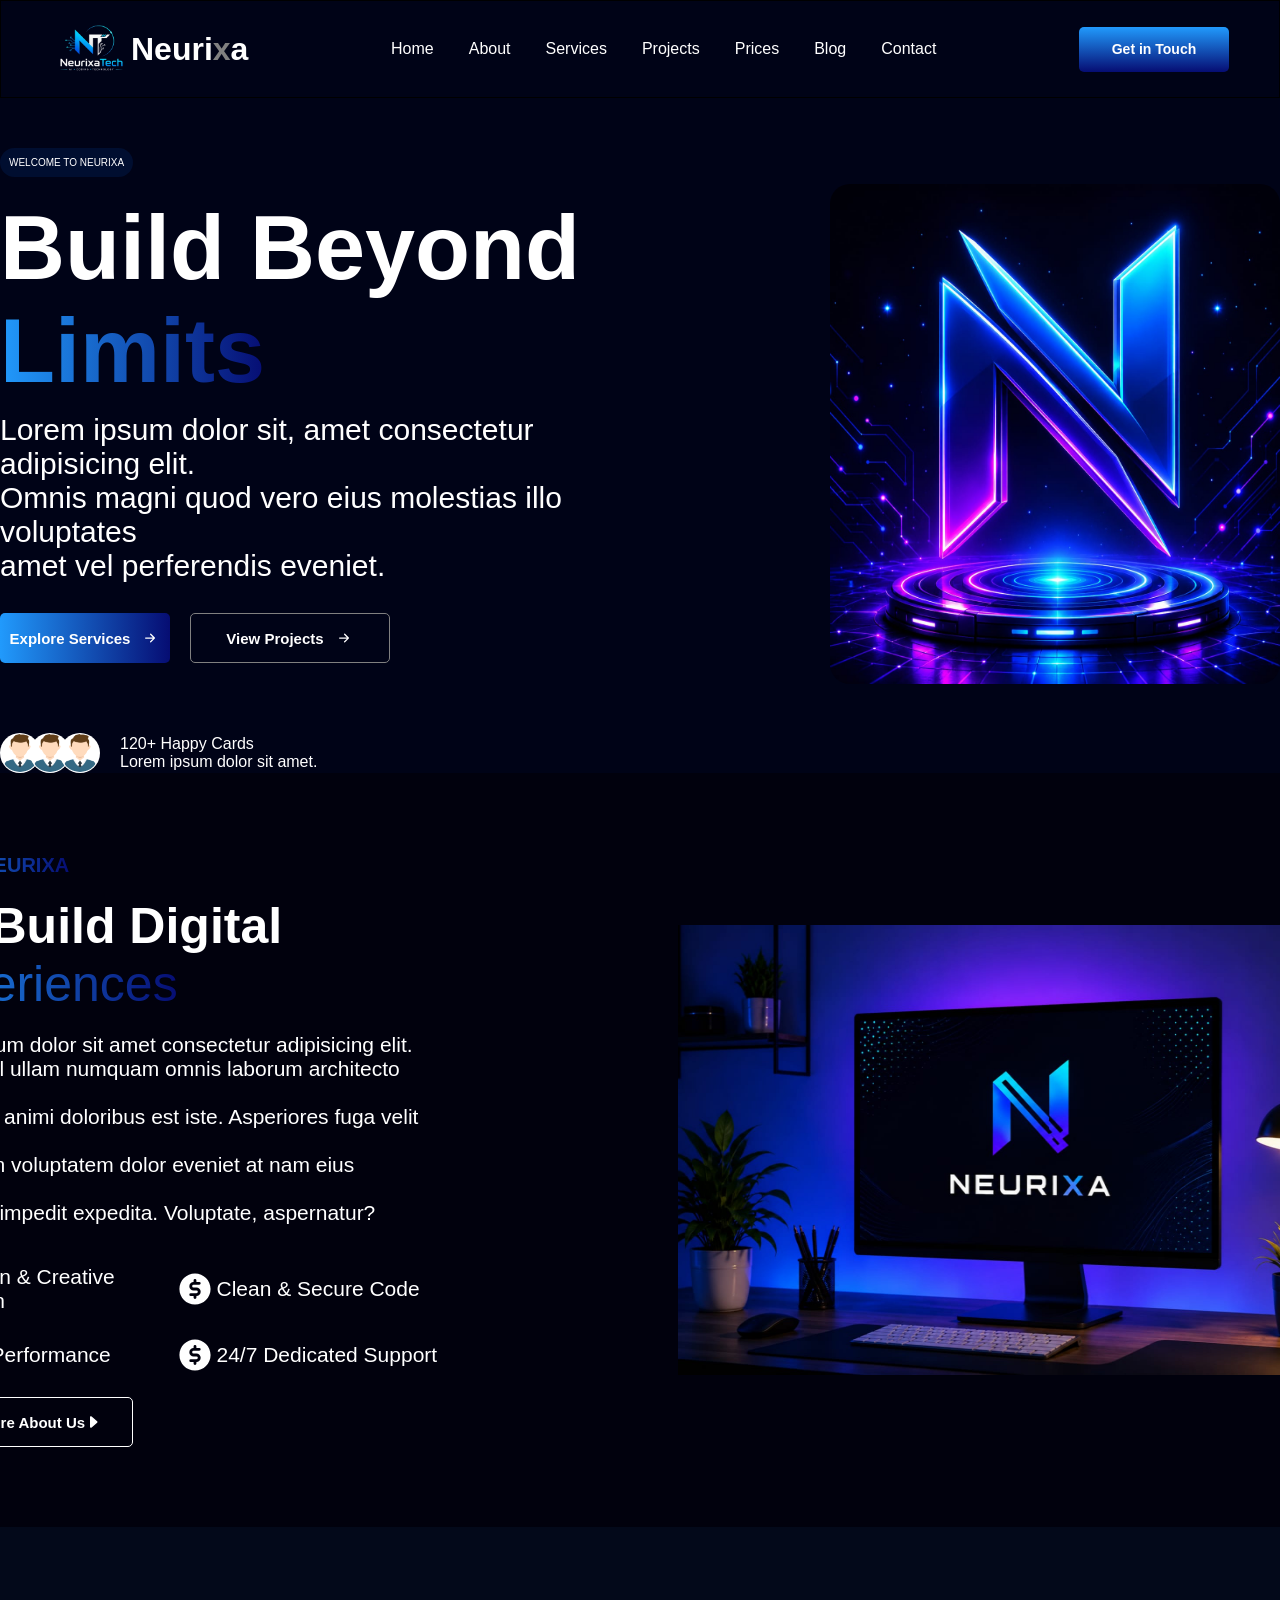
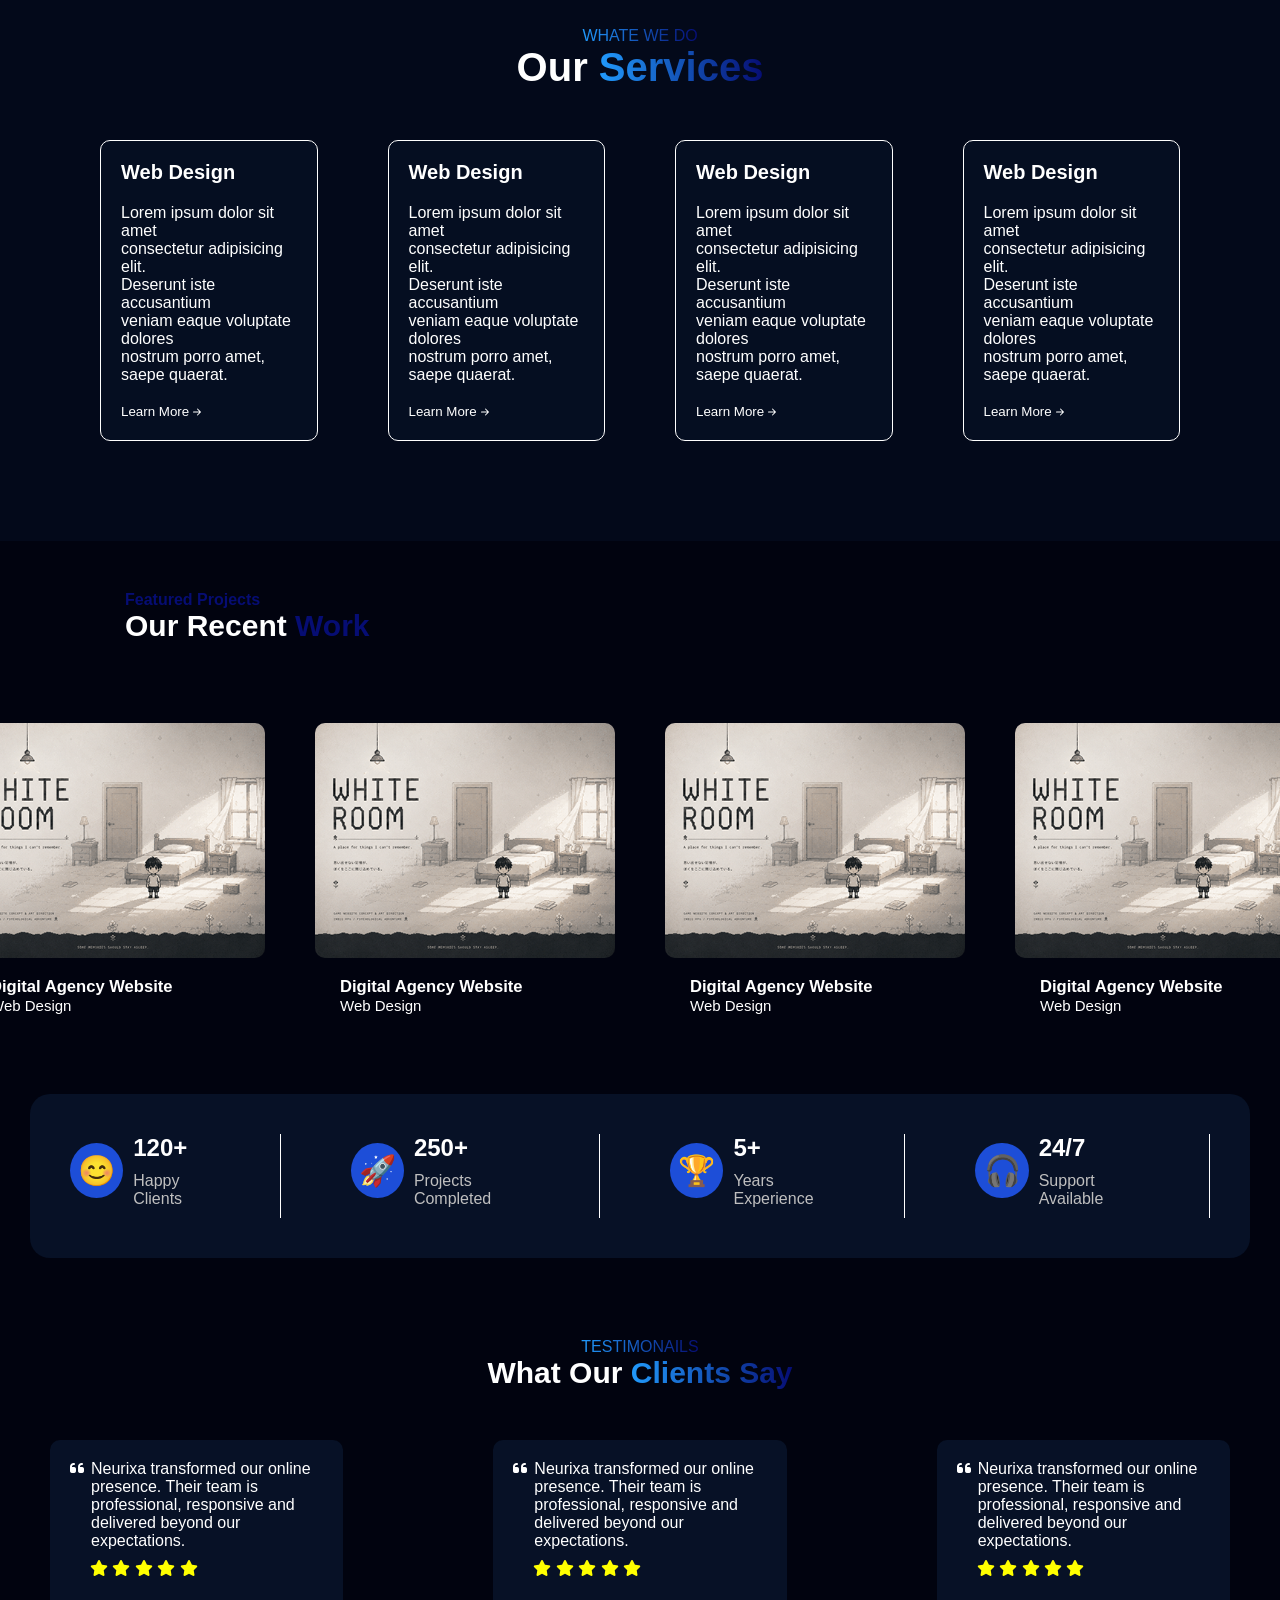
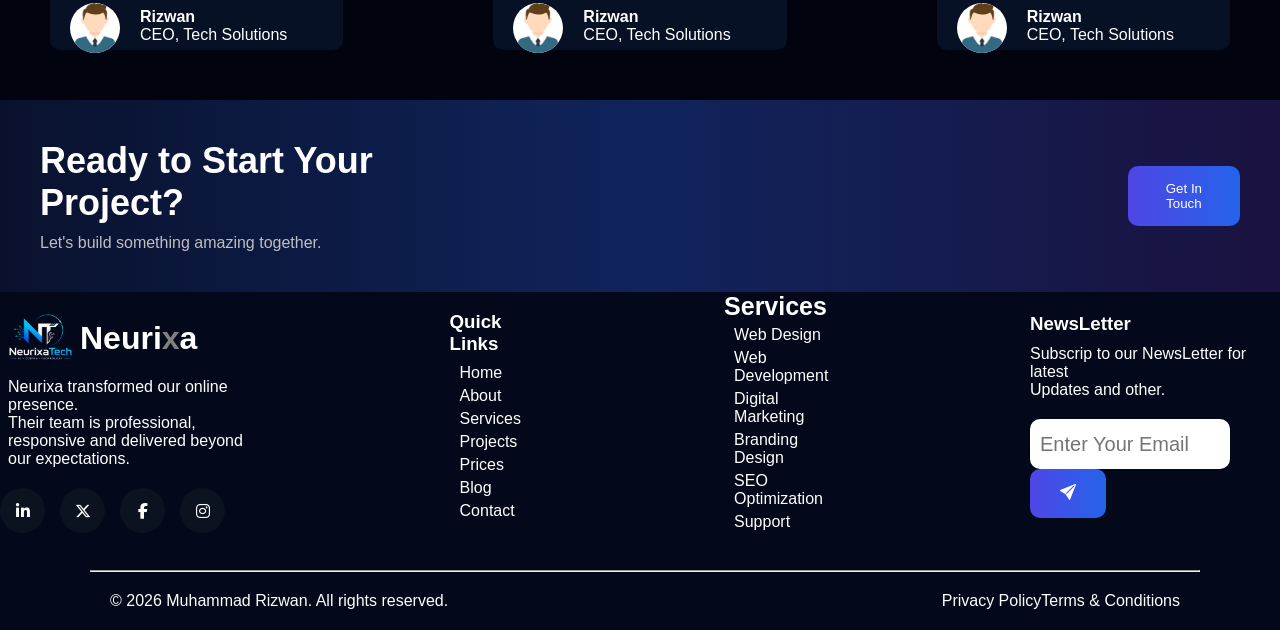
<file: Project1/index.html>
<!DOCTYPE html>
<html lang="en">

<head>
    <meta charset="UTF-8">
    <meta name="viewport" content="width=device-width, initial-scale=1.0">
    <title>Neurixa</title>
    <link rel="stylesheet" href="https://cdnjs.cloudflare.com/ajax/libs/font-awesome/6.6.0/css/all.min.css">
    <link rel="stylesheet" href="style.css">
</head>

<body>
    <header>
        <div class="logo">
            <img src="image-removebg-preview.png">
            <h1>Neuri<span id="sp1">x</span>a</h1>
        </div>
        <nav>
            <ul>
                <li><a href="#home">Home</a></li>
                <li><a href="#about">About</a></li>
                <li><a href="#services">Services</a></li>
                <li><a href="#project">Projects</a></li>
                <li><a href="#stats">Prices</a></li>
                <li><a href="#Clients">Blog</a></li>
                <li><a href="#cta">Contact</a></li>
            </ul>
        </nav>
        <div class="headerbtn">
            <button>Get in Touch</button>
        </div>
    </header>
    <section id="home" class="home">
        <div class="hone">
            <p id="hs">WELCOME TO NEURIXA</p>
            <h2>Build Beyond<br><span>Limits</span></h2>
            <p id="para">Lorem ipsum dolor sit, amet consectetur adipisicing elit.<br> Omnis magni quod vero eius
                molestias illo voluptates <br>amet vel perferendis eveniet.</p>
            <div class="hbtn">
                <button id="btnone">Explore Services <svg xmlns="http://www.w3.org/2000/svg" width="20" height="20"
                        fill="currentColor" class="bi bi-arrow-right-short" viewBox="0 0 16 16">
                        <path fill-rule="evenodd"
                            d="M4 8a.5.5 0 0 1 .5-.5h5.793L8.146 5.354a.5.5 0 1 1 .708-.708l3 3a.5.5 0 0 1 0 .708l-3 3a.5.5 0 0 1-.708-.708L10.293 8.5H4.5A.5.5 0 0 1 4 8" />
                    </svg></button>
                <button id="btntwo">View Projects <svg xmlns="http://www.w3.org/2000/svg" width="20" height="20"
                        fill="currentColor" class="bi bi-arrow-right-short" viewBox="0 0 16 16">
                        <path fill-rule="evenodd"
                            d="M4 8a.5.5 0 0 1 .5-.5h5.793L8.146 5.354a.5.5 0 1 1 .708-.708l3 3a.5.5 0 0 1 0 .708l-3 3a.5.5 0 0 1-.708-.708L10.293 8.5H4.5A.5.5 0 0 1 4 8" />
                    </svg></button>
            </div>
            <div class="hi">
                <img src="man">
                <img src="man">
                <img src="man">
                <div class="hs">
                    <p>120+ Happy Cards</p>
                    <p>Lorem ipsum dolor sit amet.
                    <p>
                </div>
            </div>
        </div>
        <div class="himg">
            <img src="logo.jpg">
        </div>
    </section>
    <section id="about" class="about">
        <div class="acontact">
            <span id="a2">ABOUT NEURIXA</span>
            <h2>We Build Digital</h2>
            <span id="a1">Experiences</span>
            <p id="p1">Lorem ipsum dolor sit amet consectetur adipisicing elit.<br> Impedit vel ullam numquam omnis
                laborum architecto harum,<br> illo, neque animi doloribus est iste. Asperiores fuga velit optio,<br>
                laboriosam voluptatem dolor eveniet at nam eius doloribus,<br> eum dicta impedit expedita. Voluptate,
                aspernatur?</p>
            <div class="one">
                <span><svg xmlns="http://www.w3.org/2000/svg" xmlns:xlink="http://www.w3.org/1999/xlink"
                        aria-hidden="true" role="img" width="34" height="34" viewBox="0 0 24 24"
                        style="color: rgb(255, 255, 255); opacity: 1; transform: rotate(0deg);">
                        <path fill="currentColor" fill-rule="evenodd"
                            d="M1 12C1 5.925 5.925 1 12 1s11 4.925 11 11s-4.925 11-11 11S1 18.075 1 12m12-6a1 1 0 1 0-2 0v1a3 3 0 0 0 0 6h2a1 1 0 1 1 0 2H9a1 1 0 1 0 0 2h2v1a1 1 0 1 0 2 0v-1a3 3 0 1 0 0-6h-2a1 1 0 1 1 0-2h4a1 1 0 1 0 0-2h-2z"
                            clip-rule="evenodd"></path>
                    </svg> Modern & Creative Design</span>
                <span><svg xmlns="http://www.w3.org/2000/svg" xmlns:xlink="http://www.w3.org/1999/xlink"
                        aria-hidden="true" role="img" width="34" height="34" viewBox="0 0 24 24"
                        style="color: rgb(255, 255, 255); opacity: 1; transform: rotate(0deg);">
                        <path fill="currentColor" fill-rule="evenodd"
                            d="M1 12C1 5.925 5.925 1 12 1s11 4.925 11 11s-4.925 11-11 11S1 18.075 1 12m12-6a1 1 0 1 0-2 0v1a3 3 0 0 0 0 6h2a1 1 0 1 1 0 2H9a1 1 0 1 0 0 2h2v1a1 1 0 1 0 2 0v-1a3 3 0 1 0 0-6h-2a1 1 0 1 1 0-2h4a1 1 0 1 0 0-2h-2z"
                            clip-rule="evenodd"></path>
                    </svg> Clean & Secure Code</span>
            </div>
            <div class="two">
                <span id="zx"><svg xmlns="http://www.w3.org/2000/svg" xmlns:xlink="http://www.w3.org/1999/xlink"
                        aria-hidden="true" role="img" width="34" height="34" viewBox="0 0 24 24"
                        style="color: rgb(255, 255, 255); opacity: 1; transform: rotate(0deg);">
                        <path fill="currentColor" fill-rule="evenodd"
                            d="M1 12C1 5.925 5.925 1 12 1s11 4.925 11 11s-4.925 11-11 11S1 18.075 1 12m12-6a1 1 0 1 0-2 0v1a3 3 0 0 0 0 6h2a1 1 0 1 1 0 2H9a1 1 0 1 0 0 2h2v1a1 1 0 1 0 2 0v-1a3 3 0 1 0 0-6h-2a1 1 0 1 1 0-2h4a1 1 0 1 0 0-2h-2z"
                            clip-rule="evenodd"></path>
                    </svg> High Performance</span>
                <span id="xc"><svg xmlns="http://www.w3.org/2000/svg" xmlns:xlink="http://www.w3.org/1999/xlink"
                        aria-hidden="true" role="img" width="34" height="34" viewBox="0 0 24 24"
                        style="color: rgb(255, 255, 255); opacity: 1; transform: rotate(0deg);">
                        <path fill="currentColor" fill-rule="evenodd"
                            d="M1 12C1 5.925 5.925 1 12 1s11 4.925 11 11s-4.925 11-11 11S1 18.075 1 12m12-6a1 1 0 1 0-2 0v1a3 3 0 0 0 0 6h2a1 1 0 1 1 0 2H9a1 1 0 1 0 0 2h2v1a1 1 0 1 0 2 0v-1a3 3 0 1 0 0-6h-2a1 1 0 1 1 0-2h4a1 1 0 1 0 0-2h-2z"
                            clip-rule="evenodd"></path>
                    </svg> 24/7 Dedicated Support</span>
            </div>
            <button id="abtn">Learn More About Us <svg xmlns="http://www.w3.org/2000/svg" width="16" height="16"
                    fill="currentColor" class="bi bi-caret-right-fill" viewBox="0 0 16 16">
                    <path
                        d="m12.14 8.753-5.482 4.796c-.646.566-1.658.106-1.658-.753V3.204a1 1 0 0 1 1.659-.753l5.48 4.796a1 1 0 0 1 0 1.506z" />
                </svg></button>
        </div>
        <img src="about img.jpg">
    </section>
    <section id="services" class="services">
        <div class="scontact">
            <span id="ss">WHATE WE DO</span>
            <h3>Our <span>Services</span></h3>
        </div>
        <div class="our">
            <div class="three">
                <p id="sp2">Web Design</p>
                <p>Lorem ipsum dolor sit amet <br>consectetur adipisicing elit.<br> Deserunt iste accusantium<br> veniam
                    eaque voluptate dolores<br> nostrum porro amet, saepe quaerat.</p>
                <button id="btns3">Learn More <svg xmlns="http://www.w3.org/2000/svg" width="16" height="16"
                        fill="currentColor" class="bi bi-arrow-right-short" viewBox="0 0 16 16">
                        <path fill-rule="evenodd"
                            d="M4 8a.5.5 0 0 1 .5-.5h5.793L8.146 5.354a.5.5 0 1 1 .708-.708l3 3a.5.5 0 0 1 0 .708l-3 3a.5.5 0 0 1-.708-.708L10.293 8.5H4.5A.5.5 0 0 1 4 8" />
                    </svg></button>
            </div>

            <div class="three">
                <p id="sp2">Web Design</p>
                <p>Lorem ipsum dolor sit amet <br>consectetur adipisicing elit.<br> Deserunt iste accusantium<br> veniam
                    eaque voluptate dolores<br> nostrum porro amet, saepe quaerat.</p>
                <button id="btns3">Learn More <svg xmlns="http://www.w3.org/2000/svg" width="16" height="16"
                        fill="currentColor" class="bi bi-arrow-right-short" viewBox="0 0 16 16">
                        <path fill-rule="evenodd"
                            d="M4 8a.5.5 0 0 1 .5-.5h5.793L8.146 5.354a.5.5 0 1 1 .708-.708l3 3a.5.5 0 0 1 0 .708l-3 3a.5.5 0 0 1-.708-.708L10.293 8.5H4.5A.5.5 0 0 1 4 8" />
                    </svg></button>
            </div>

            <div class="three">
                <p id="sp2">Web Design</p>
                <p>Lorem ipsum dolor sit amet <br>consectetur adipisicing elit.<br> Deserunt iste accusantium<br> veniam
                    eaque voluptate dolores<br> nostrum porro amet, saepe quaerat.</p>
                <button id="btns3">Learn More <svg xmlns="http://www.w3.org/2000/svg" width="16" height="16"
                        fill="currentColor" class="bi bi-arrow-right-short" viewBox="0 0 16 16">
                        <path fill-rule="evenodd"
                            d="M4 8a.5.5 0 0 1 .5-.5h5.793L8.146 5.354a.5.5 0 1 1 .708-.708l3 3a.5.5 0 0 1 0 .708l-3 3a.5.5 0 0 1-.708-.708L10.293 8.5H4.5A.5.5 0 0 1 4 8" />
                    </svg></button>
            </div>
            <div class="four">
                <p id="s3">Web Design</p>
                <p>Lorem ipsum dolor sit amet <br>consectetur adipisicing elit.<br> Deserunt iste accusantium<br> veniam
                    eaque voluptate dolores<br> nostrum porro amet, saepe quaerat.</p>
                <button id="btns4">Learn More <svg xmlns="http://www.w3.org/2000/svg" width="16" height="16"
                        fill="currentColor" class="bi bi-arrow-right-short" viewBox="0 0 16 16">
                        <path fill-rule="evenodd"
                            d="M4 8a.5.5 0 0 1 .5-.5h5.793L8.146 5.354a.5.5 0 1 1 .708-.708l3 3a.5.5 0 0 1 0 .708l-3 3a.5.5 0 0 1-.708-.708L10.293 8.5H4.5A.5.5 0 0 1 4 8" />
                    </svg></button>
            </div>
        </div>
    </section>
    <section id="project" class="project">
        <div class="pone">
            <div class="as">
                <span>Featured Projects</span>
                <h4>Our Recent <span>Work</span></h4>
            </div>

            <div class="pr">
                <div class="ptwo">
                    <img src="projects images.png">
                    <div class="one1">
                        <h5>Digital Agency Website</h5>
                        <p>Web Design</p>
                    </div>
                </div>

                <div class="ptwo">
                    <img src="projects images.png">
                    <div class="one1">
                        <h5>Digital Agency Website</h5>
                        <p>Web Design</p>
                    </div>
                </div>

                <div class="ptwo">
                    <img src="projects images.png">
                    <div class="one1">
                        <h5>Digital Agency Website</h5>
                        <p>Web Design</p>
                    </div>
                </div>

                <div class="ptwo">
                    <img src="projects images.png">
                    <div class="one1">
                        <h5>Digital Agency Website</h5>
                        <p>Web Design</p>
                    </div>
                </div>

            </div>

        </div>
    </section>
    <section id="stats" class="stats">
        <div class="main">

            <div class="box">
                <div class="icon">😊</div>

                <div class="text">
                    <h2>120+</h2>
                    <p>Happy Clients</p>
                </div>
            </div>

            <div class="box">
                <div class="icon">🚀</div>

                <div class="text">
                    <h2>250+</h2>
                    <p>Projects Completed</p>
                </div>
            </div>

            <div class="box">
                <div class="icon">🏆</div>

                <div class="text">
                    <h2>5+</h2>
                    <p>Years Experience</p>
                </div>
            </div>

            <div class="box">
                <div class="icon">🎧</div>

                <div class="text">
                    <h2>24/7</h2>
                    <p>Support Available</p>
                </div>
            </div>

        </div>
    </section>
    <section id="Clients" class="Clients">
        <div class="Cone">
            <span id="sp">TESTIMONAILS</span>
            <h3>What Our <span id="sp">Clients Say</span></h3>
        </div>
        <div class="Ctwo">
            <div class="card">
                <div class="Cinfo">
                    <i class="fa-solid fa-quote-left quote"></i>
                    <p> Neurixa transformed our online presence.
                        Their team is professional, responsive and
                        delivered beyond our expectations.</p>
                </div>

                <div class="stars">
                    <i class="fa-solid fa-star"></i>
                    <i class="fa-solid fa-star"></i>
                    <i class="fa-solid fa-star"></i>
                    <i class="fa-solid fa-star"></i>
                    <i class="fa-solid fa-star"></i>
                </div>
                <div class="profile">
                    <img src="man">

                    <div class="info">
                        <h4>Rizwan</h4>
                        <span>CEO, Tech Solutions</span>
                    </div>
                </div>
            </div>
            <div class="card">
                <div class="Cinfo">
                    <i class="fa-solid fa-quote-left quote"></i>
                    <p> Neurixa transformed our online presence.
                        Their team is professional, responsive and
                        delivered beyond our expectations.</p>
                </div>

                <div class="stars">
                    <i class="fa-solid fa-star"></i>
                    <i class="fa-solid fa-star"></i>
                    <i class="fa-solid fa-star"></i>
                    <i class="fa-solid fa-star"></i>
                    <i class="fa-solid fa-star"></i>
                </div>
                <div class="profile">
                    <img src="man">

                    <div class="info">
                        <h4>Rizwan</h4>
                        <span>CEO, Tech Solutions</span>
                    </div>
                </div>
            </div>
            <div class="card">
                <div class="Cinfo">
                    <i class="fa-solid fa-quote-left quote"></i>
                    <p> Neurixa transformed our online presence.
                        Their team is professional, responsive and
                        delivered beyond our expectations.</p>
                </div>

                <div class="stars">
                    <i class="fa-solid fa-star"></i>
                    <i class="fa-solid fa-star"></i>
                    <i class="fa-solid fa-star"></i>
                    <i class="fa-solid fa-star"></i>
                    <i class="fa-solid fa-star"></i>
                </div>
                <div class="profile">
                    <img src="man">

                    <div class="info">
                        <h4>Rizwan</h4>
                        <span>CEO, Tech Solutions</span>
                    </div>
                </div>
            </div>
        </div>

    </section>

    <section id="cta" class="cta">

        <div class="text">
            <h1>Ready to Start Your Project?</h1>
            <p>Let's build something amazing together.</p>
        </div>

        <button>Get In Touch</button>

    </section>
    <footer>
        <div class="footerone">
            <div class="logoinfo">
                <div class="logo">
                    <img src="image-removebg-preview.png">
                    <h1>Neuri<span id="sp1">x</span>a</h1>

                </div>
                <p>Neurixa transformed our online presence.<br>
                    Their team is professional,<br> responsive and
                    delivered beyond <br>our expectations.</p>
                <div class="social-icons">
                    <a href="#"><i class="fa-brands fa-linkedin-in"></i></a>
                    <a href="#"><i class="fa-brands fa-x-twitter"></i></a>
                    <a href="#"><i class="fa-brands fa-facebook-f"></i></a>
                    <a href="#"><i class="fa-brands fa-instagram"></i></a>
                </div>
            </div>
            <div class="qucik">
                <h3>Quick Links</h3>
                <a href="#home">Home</a>
                <a href="#about">About</a>
                <a href="#services">Services</a>
                <a href="#project">Projects</a>
                <a href="#stats">Prices</a>
                <a href="#Clients">Blog</a>
                <a href="#cta">Contact</a>
            </div>
            <div class=" footer-services">
                <h3>Services</h3>
                <a href="#">Web Design</a>
                <a href="#">Web Development</a>
                <a href="#">Digital Marketing</a>
                <a href="#">Branding Design</a>
                <a href="#">SEO Optimization</a>
                <a href="#">Support</a>
            </div>

            <div class="message">
                <h3>NewsLetter</h3>
                <p>Subscrip to our NewsLetter for latest <br> Updates and other.</p>
                <div class="input">
                    <input type="text" placeholder="Enter Your Email">
                    <button id="inputbtn"><svg xmlns="http://www.w3.org/2000/svg" width="16" height="16"
                            fill="currentColor" class="bi bi-send-fill" viewBox="0 0 16 16">
                            <path
                                d="M15.964.686a.5.5 0 0 0-.65-.65L.767 5.855H.766l-.452.18a.5.5 0 0 0-.082.887l.41.26.001.002 4.995 3.178 3.178 4.995.002.002.26.41a.5.5 0 0 0 .886-.083zm-1.833 1.89L6.637 10.07l-.215-.338a.5.5 0 0 0-.154-.154l-.338-.215 7.494-7.494 1.178-.471z" />
                        </svg></button>
                </div>
            </div>
        </div>
        <div class="last">
            <hr>
            <div class="lastz">
                <p>&copy; 2026 Muhammad Rizwan. All rights reserved.</p>
                <div class="pri">
                    <p>Privacy Policy</p>
                    <p>Terms & Conditions</p>
                </div>
            </div>
        </div>
    </footer>
</body>

</html>
</file>
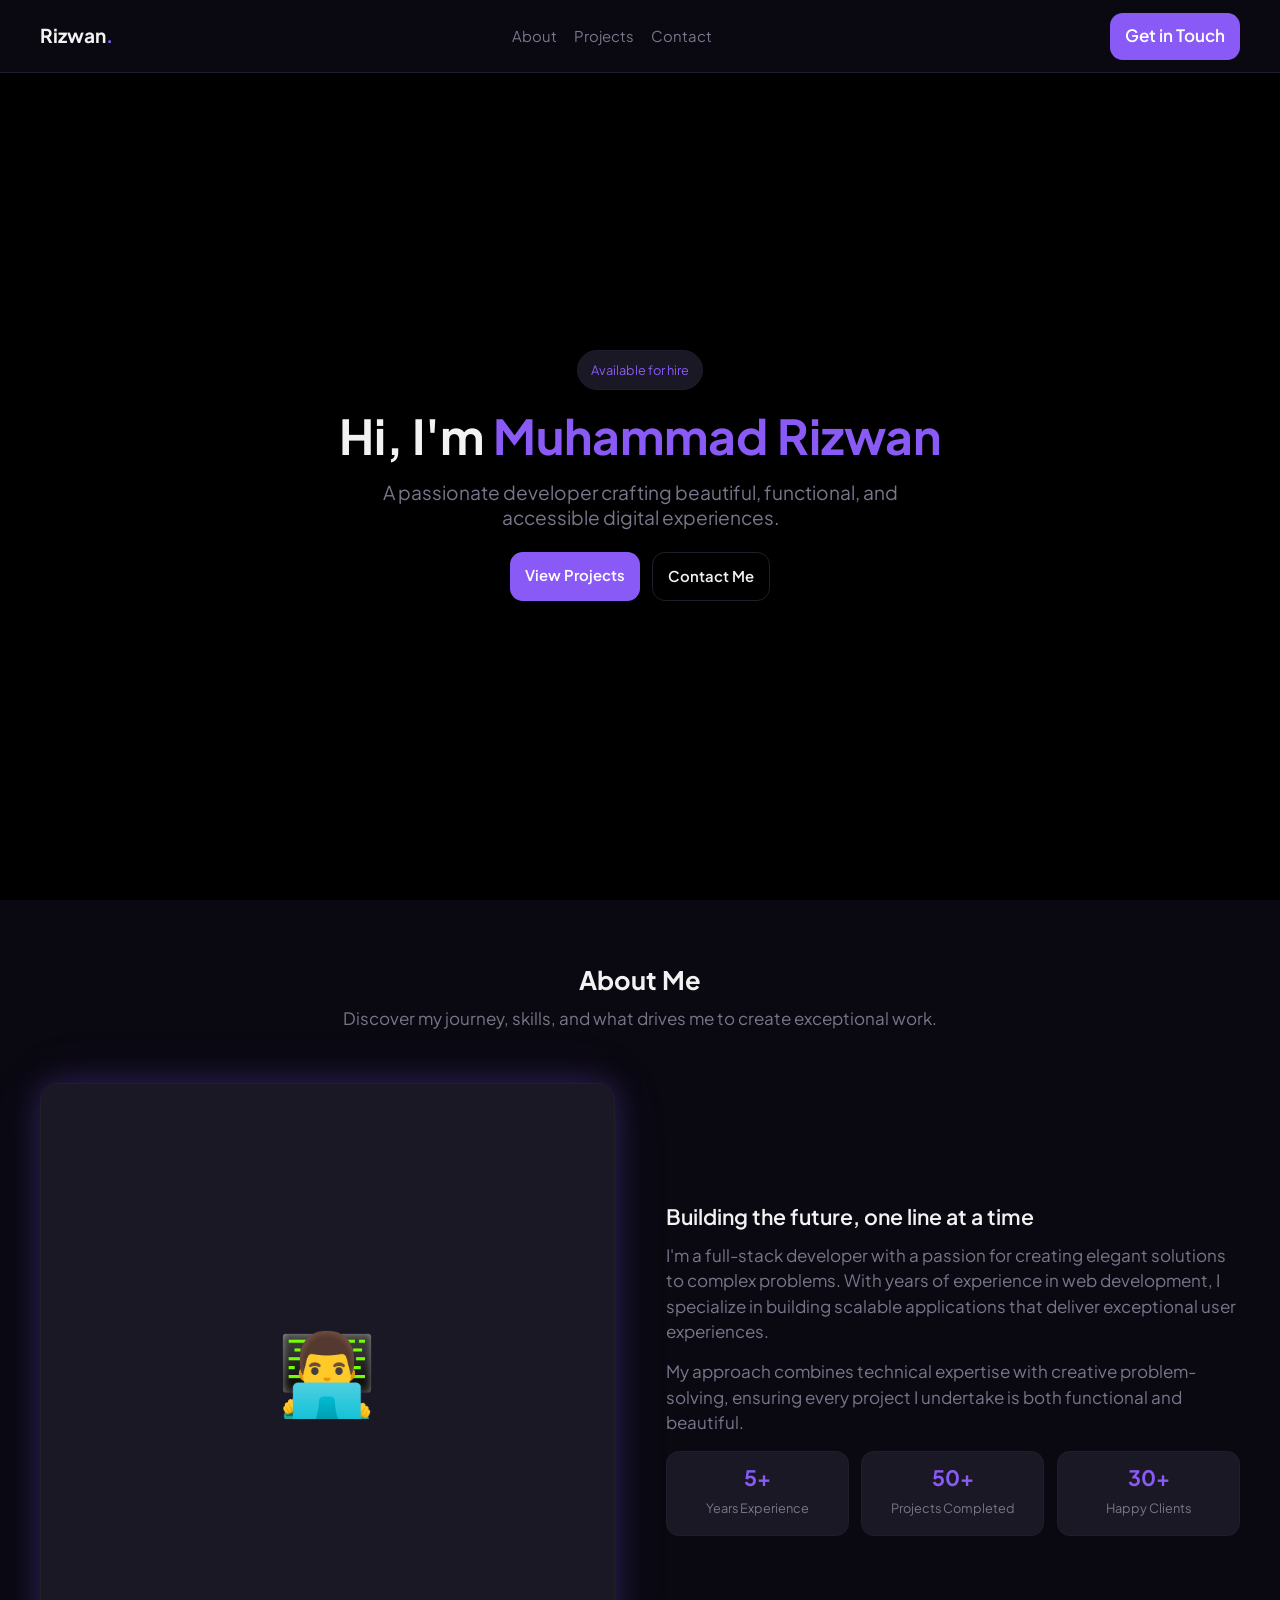
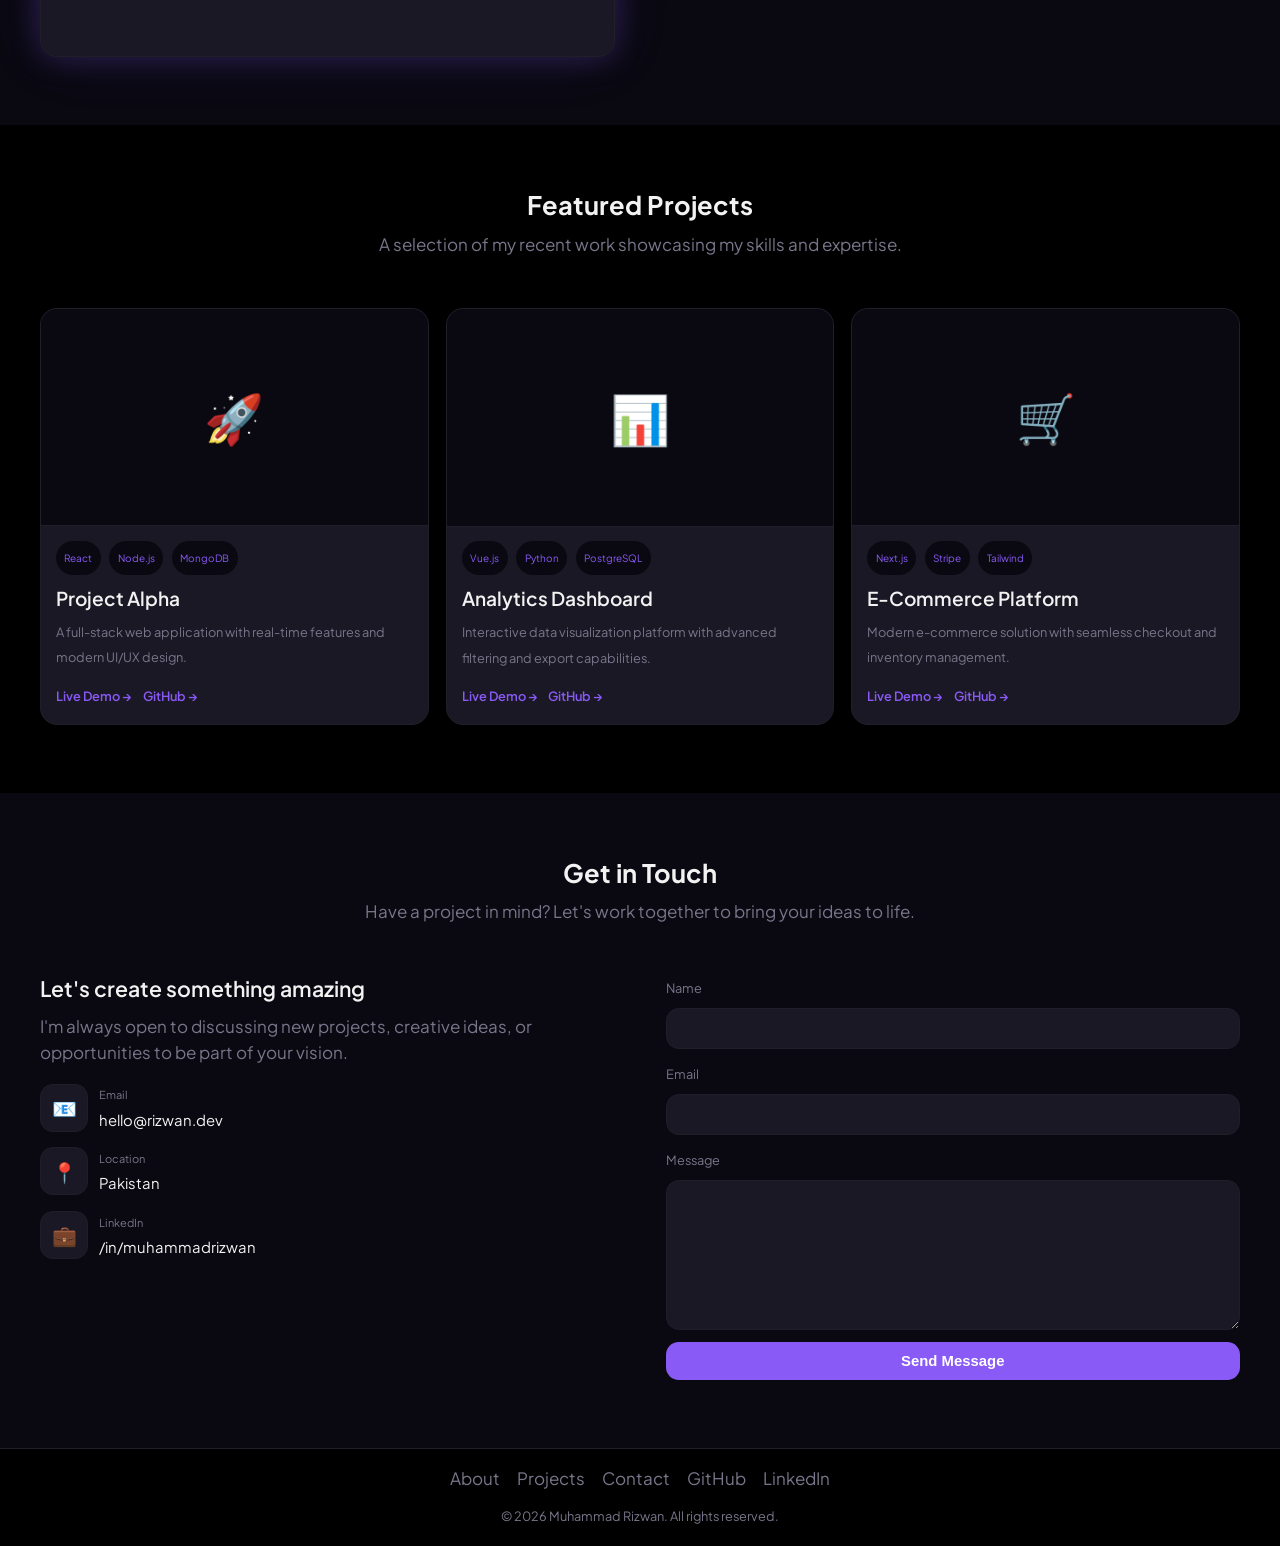
<file: try/index.html>
<!DOCTYPE html>
<html lang="en">
<head>
    <meta charset="UTF-8">
    <meta name="viewport" content="width=device-width, initial-scale=1.0">
    <title>Rizwan | Portfolio</title>
    <link rel="preconnect" href="https://fonts.googleapis.com">
    <link rel="preconnect" href="https://fonts.gstatic.com" crossorigin>
    <link href="https://fonts.googleapis.com/css2?family=Plus+Jakarta+Sans:wght@400;500;600;700&display=swap" rel="stylesheet">
    <style>
        :root {
            --font-family-primary: 'Plus Jakarta Sans', system-ui, sans-serif;
            --font-size-xs: 10px;
            --font-size-sm: 11px;
            --font-size-md: 12.75px;
            --font-size-lg: 14.88px;
            --font-size-xl: 17px;
            --font-size-2xl: 19.13px;
            --font-size-3xl: 21.25px;
            --font-size-4xl: 25.5px;
            --font-weight-base: 400;
            --font-line-height-base: 25.5px;
            --color-text-primary: #f2f2f2;
            --color-text-secondary: #79758a;
            --color-text-tertiary: #895af6;
            --color-text-inverse: #ffffff;
            --color-surface-base: #000000;
            --color-surface-muted: #0a0911;
            --color-surface-raised: #1b1825;
            --color-border-default: #201e29;
            --color-border-muted: #25232f;
            --space-1: 4.25px;
            --space-2: 6.38px;
            --space-3: 8.5px;
            --space-4: 10.63px;
            --space-5: 12.75px;
            --space-6: 14.88px;
            --space-7: 17px;
            --space-8: 21.25px;
            --radius-xs: 12.75px;
            --radius-sm: 17px;
            --radius-md: 9999px;
            --shadow-1: rgba(137, 90, 246, 0.25) 0px 0px 30px 0px, rgba(137, 90, 246, 0.1) 0px 0px 60px 0px;
            --shadow-2: rgba(137, 90, 246, 0.25) 0px 10px 15px -3px, rgba(137, 90, 246, 0.25) 0px 4px 6px -4px;
            --motion-duration-instant: 150ms;
            --motion-duration-fast: 200ms;
            --motion-duration-normal: 300ms;
            --motion-duration-slow: 400ms;
            --motion-duration-slower: 500ms;
        }

        * {
            margin: 0;
            padding: 0;
            box-sizing: border-box;
        }

        html {
            scroll-behavior: smooth;
        }

        body {
            font-family: var(--font-family-primary);
            font-size: var(--font-size-xl);
            font-weight: var(--font-weight-base);
            line-height: var(--font-line-height-base);
            color: var(--color-text-primary);
            background-color: var(--color-surface-base);
        }

        /* Navigation */
        nav {
            position: fixed;
            top: 0;
            left: 0;
            right: 0;
            z-index: 1000;
            background: var(--color-surface-muted);
            border-bottom: 1px solid var(--color-border-default);
            padding: var(--space-5) var(--space-7);
            backdrop-filter: blur(10px);
        }

        .nav-container {
            max-width: 1200px;
            margin: 0 auto;
            display: flex;
            justify-content: space-between;
            align-items: center;
        }

        .nav-logo {
            font-size: var(--font-size-2xl);
            font-weight: 700;
            color: var(--color-text-primary);
            text-decoration: none;
        }

        .nav-logo span {
            color: var(--color-text-tertiary);
        }

        .nav-links {
            display: flex;
            gap: var(--space-7);
            list-style: none;
        }

        .nav-links a {
            font-size: var(--font-size-lg);
            color: var(--color-text-secondary);
            text-decoration: none;
            transition: color var(--motion-duration-fast);
        }

        .nav-links a:hover,
        .nav-links a:focus-visible {
            color: var(--color-text-primary);
        }

        .nav-links a:focus-visible {
            outline: 2px solid var(--color-text-tertiary);
            outline-offset: 4px;
            border-radius: var(--radius-xs);
        }

        .nav-cta {
            padding: var(--space-4) var(--space-6);
            background: var(--color-text-tertiary);
            color: var(--color-text-inverse);
            border-radius: var(--radius-xs);
            text-decoration: none;
            font-weight: 600;
            transition: box-shadow var(--motion-duration-fast), transform var(--motion-duration-fast);
        }

        .nav-cta:hover,
        .nav-cta:focus-visible {
            box-shadow: var(--shadow-1);
            transform: translateY(-2px);
        }

        .nav-cta:focus-visible {
            outline: 2px solid var(--color-text-tertiary);
            outline-offset: 4px;
        }

        .hamburger {
            display: none;
            flex-direction: column;
            gap: 5px;
            cursor: pointer;
            background: none;
            border: none;
            padding: var(--space-3);
        }

        .hamburger span {
            width: 25px;
            height: 2px;
            background: var(--color-text-primary);
            transition: var(--motion-duration-fast);
        }

        /* Hero Section */
        .hero {
            min-height: 100vh;
            display: flex;
            align-items: center;
            justify-content: center;
            padding: calc(var(--space-7) * 4) var(--space-7) var(--space-7);
            text-align: center;
        }

        .hero-content {
            max-width: 800px;
        }

        .hero-badge {
            display: inline-block;
            padding: var(--space-2) var(--space-5);
            background: var(--color-surface-raised);
            border: 1px solid var(--color-border-default);
            border-radius: var(--radius-md);
            font-size: var(--font-size-md);
            color: var(--color-text-tertiary);
            margin-bottom: var(--space-7);
        }

        .hero h1 {
            font-size: clamp(var(--font-size-3xl), 5vw, 48px);
            font-weight: 700;
            line-height: 1.2;
            margin-bottom: var(--space-6);
        }

        .hero h1 span {
            color: var(--color-text-tertiary);
        }

        .hero p {
            font-size: var(--font-size-2xl);
            color: var(--color-text-secondary);
            margin-bottom: var(--space-8);
            max-width: 600px;
            margin-left: auto;
            margin-right: auto;
        }

        .hero-buttons {
            display: flex;
            gap: var(--space-5);
            justify-content: center;
            flex-wrap: wrap;
        }

        .btn {
            padding: var(--space-4) var(--space-6);
            border-radius: var(--radius-xs);
            font-size: var(--font-size-lg);
            font-weight: 600;
            text-decoration: none;
            transition: all var(--motion-duration-fast);
            cursor: pointer;
            border: none;
        }

        .btn-primary {
            background: var(--color-text-tertiary);
            color: var(--color-text-inverse);
        }

        .btn-primary:hover,
        .btn-primary:focus-visible {
            box-shadow: var(--shadow-1);
            transform: translateY(-2px);
        }

        .btn-primary:focus-visible {
            outline: 2px solid var(--color-text-tertiary);
            outline-offset: 4px;
        }

        .btn-secondary {
            background: transparent;
            color: var(--color-text-primary);
            border: 1px solid var(--color-border-default);
        }

        .btn-secondary:hover,
        .btn-secondary:focus-visible {
            border-color: var(--color-text-tertiary);
            box-shadow: var(--shadow-1);
        }

        .btn-secondary:focus-visible {
            outline: 2px solid var(--color-text-tertiary);
            outline-offset: 4px;
        }

        /* Section Styles */
        section {
            padding: calc(var(--space-7) * 4) var(--space-7);
        }

        .section-container {
            max-width: 1200px;
            margin: 0 auto;
        }

        .section-header {
            text-align: center;
            margin-bottom: calc(var(--space-7) * 3);
        }

        .section-header h2 {
            font-size: var(--font-size-4xl);
            font-weight: 700;
            margin-bottom: var(--space-5);
        }

        .section-header p {
            font-size: var(--font-size-xl);
            color: var(--color-text-secondary);
            max-width: 600px;
            margin: 0 auto;
        }

        /* About Section */
        .about {
            background: var(--color-surface-muted);
        }

        .about-grid {
            display: grid;
            grid-template-columns: 1fr 1fr;
            gap: calc(var(--space-7) * 3);
            align-items: center;
        }

        .about-image {
            aspect-ratio: 1;
            background: var(--color-surface-raised);
            border-radius: var(--radius-sm);
            border: 1px solid var(--color-border-default);
            display: flex;
            align-items: center;
            justify-content: center;
            font-size: 80px;
            box-shadow: var(--shadow-1);
        }

        .about-content h3 {
            font-size: var(--font-size-3xl);
            font-weight: 600;
            margin-bottom: var(--space-5);
        }

        .about-content p {
            color: var(--color-text-secondary);
            margin-bottom: var(--space-6);
        }

        .about-stats {
            display: grid;
            grid-template-columns: repeat(3, 1fr);
            gap: var(--space-5);
        }

        .stat {
            text-align: center;
            padding: var(--space-5);
            background: var(--color-surface-raised);
            border-radius: var(--radius-xs);
            border: 1px solid var(--color-border-default);
        }

        .stat-number {
            font-size: var(--font-size-3xl);
            font-weight: 700;
            color: var(--color-text-tertiary);
        }

        .stat-label {
            font-size: var(--font-size-md);
            color: var(--color-text-secondary);
            margin-top: var(--space-2);
        }

        /* Projects Section */
        .projects-grid {
            display: grid;
            grid-template-columns: repeat(auto-fit, minmax(350px, 1fr));
            gap: var(--space-7);
        }

        .project-card {
            background: var(--color-surface-raised);
            border: 1px solid var(--color-border-default);
            border-radius: var(--radius-sm);
            overflow: hidden;
            transition: all var(--motion-duration-fast);
        }

        .project-card:hover,
        .project-card:focus-within {
            box-shadow: var(--shadow-1);
            transform: translateY(-4px);
            border-color: var(--color-border-muted);
        }

        .project-image {
            aspect-ratio: 16/9;
            background: var(--color-surface-muted);
            display: flex;
            align-items: center;
            justify-content: center;
            font-size: 48px;
            border-bottom: 1px solid var(--color-border-default);
        }

        .project-content {
            padding: var(--space-6);
        }

        .project-tags {
            display: flex;
            gap: var(--space-3);
            margin-bottom: var(--space-4);
            flex-wrap: wrap;
        }

        .project-tag {
            padding: var(--space-1) var(--space-3);
            background: var(--color-surface-muted);
            border-radius: var(--radius-md);
            font-size: var(--font-size-xs);
            color: var(--color-text-tertiary);
        }

        .project-content h3 {
            font-size: var(--font-size-2xl);
            font-weight: 600;
            margin-bottom: var(--space-3);
        }

        .project-content p {
            color: var(--color-text-secondary);
            font-size: var(--font-size-md);
            margin-bottom: var(--space-5);
        }

        .project-links {
            display: flex;
            gap: var(--space-4);
        }

        .project-link {
            color: var(--color-text-tertiary);
            text-decoration: none;
            font-size: var(--font-size-md);
            font-weight: 600;
            transition: color var(--motion-duration-fast);
        }

        .project-link:hover,
        .project-link:focus-visible {
            color: var(--color-text-primary);
        }

        .project-link:focus-visible {
            outline: 2px solid var(--color-text-tertiary);
            outline-offset: 4px;
            border-radius: var(--radius-xs);
        }

        /* Contact Section */
        .contact {
            background: var(--color-surface-muted);
        }

        .contact-grid {
            display: grid;
            grid-template-columns: 1fr 1fr;
            gap: calc(var(--space-7) * 3);
        }

        .contact-info h3 {
            font-size: var(--font-size-3xl);
            font-weight: 600;
            margin-bottom: var(--space-5);
        }

        .contact-info p {
            color: var(--color-text-secondary);
            margin-bottom: var(--space-7);
        }

        .contact-details {
            display: flex;
            flex-direction: column;
            gap: var(--space-5);
        }

        .contact-item {
            display: flex;
            align-items: center;
            gap: var(--space-4);
        }

        .contact-icon {
            width: 48px;
            height: 48px;
            background: var(--color-surface-raised);
            border: 1px solid var(--color-border-default);
            border-radius: var(--radius-xs);
            display: flex;
            align-items: center;
            justify-content: center;
            font-size: 20px;
        }

        .contact-text {
            font-size: var(--font-size-lg);
        }

        .contact-text span {
            display: block;
            font-size: var(--font-size-sm);
            color: var(--color-text-secondary);
        }

        .contact-form {
            display: flex;
            flex-direction: column;
            gap: var(--space-5);
        }

        .form-group {
            display: flex;
            flex-direction: column;
            gap: var(--space-2);
        }

        .form-group label {
            font-size: var(--font-size-md);
            color: var(--color-text-secondary);
        }

        .form-group input,
        .form-group textarea {
            padding: var(--space-4) var(--space-5);
            background: var(--color-surface-raised);
            border: 1px solid var(--color-border-default);
            border-radius: var(--radius-xs);
            color: var(--color-text-primary);
            font-family: var(--font-family-primary);
            font-size: var(--font-size-lg);
            transition: border-color var(--motion-duration-fast), box-shadow var(--motion-duration-fast);
        }

        .form-group input:focus,
        .form-group textarea:focus {
            outline: none;
            border-color: var(--color-text-tertiary);
            box-shadow: var(--shadow-1);
        }

        .form-group textarea {
            min-height: 150px;
            resize: vertical;
        }

        .form-submit {
            padding: var(--space-4) var(--space-6);
            background: var(--color-text-tertiary);
            color: var(--color-text-inverse);
            border: none;
            border-radius: var(--radius-xs);
            font-size: var(--font-size-lg);
            font-weight: 600;
            cursor: pointer;
            transition: all var(--motion-duration-fast);
        }

        .form-submit:hover,
        .form-submit:focus-visible {
            box-shadow: var(--shadow-1);
            transform: translateY(-2px);
        }

        .form-submit:focus-visible {
            outline: 2px solid var(--color-text-tertiary);
            outline-offset: 4px;
        }

        /* Footer */
        footer {
            padding: var(--space-7);
            border-top: 1px solid var(--color-border-default);
            text-align: center;
        }

        .footer-content {
            max-width: 1200px;
            margin: 0 auto;
        }

        .footer-links {
            display: flex;
            justify-content: center;
            gap: var(--space-7);
            margin-bottom: var(--space-5);
            flex-wrap: wrap;
        }

        .footer-links a {
            color: var(--color-text-secondary);
            text-decoration: none;
            transition: color var(--motion-duration-fast);
        }

        .footer-links a:hover,
        .footer-links a:focus-visible {
            color: var(--color-text-primary);
        }

        .footer-links a:focus-visible {
            outline: 2px solid var(--color-text-tertiary);
            outline-offset: 4px;
            border-radius: var(--radius-xs);
        }

        .footer-copy {
            color: var(--color-text-secondary);
            font-size: var(--font-size-md);
        }

        /* Mobile Menu */
        .mobile-menu {
            display: none;
            position: fixed;
            top: 0;
            left: 0;
            right: 0;
            bottom: 0;
            background: var(--color-surface-muted);
            z-index: 999;
            padding: calc(var(--space-7) * 3) var(--space-7);
            flex-direction: column;
            gap: var(--space-7);
        }

        .mobile-menu.active {
            display: flex;
        }

        .mobile-menu a {
            font-size: var(--font-size-3xl);
            color: var(--color-text-primary);
            text-decoration: none;
            transition: color var(--motion-duration-fast);
        }

        .mobile-menu a:hover,
        .mobile-menu a:focus-visible {
            color: var(--color-text-tertiary);
        }

        .mobile-menu-close {
            position: absolute;
            top: var(--space-7);
            right: var(--space-7);
            background: none;
            border: none;
            color: var(--color-text-primary);
            font-size: 32px;
            cursor: pointer;
        }

        /* Responsive */
        @media (max-width: 1024px) {
            .nav-links,
            .nav-cta {
                display: none;
            }

            .hamburger {
                display: flex;
            }

            .about-grid,
            .contact-grid {
                grid-template-columns: 1fr;
            }

            .about-image {
                max-width: 400px;
                margin: 0 auto;
            }
        }

        @media (max-width: 768px) {
            section {
                padding: calc(var(--space-7) * 3) var(--space-5);
            }

            .hero h1 {
                font-size: var(--font-size-4xl);
            }

            .hero p {
                font-size: var(--font-size-xl);
            }

            .projects-grid {
                grid-template-columns: 1fr;
            }

            .about-stats {
                grid-template-columns: 1fr;
            }
        }

        /* Focus Visible */
        *:focus-visible {
            outline: 2px solid var(--color-text-tertiary);
            outline-offset: 4px;
        }

        /* Skip Link */
        .skip-link {
            position: absolute;
            top: -40px;
            left: 0;
            background: var(--color-text-tertiary);
            color: var(--color-text-inverse);
            padding: var(--space-3) var(--space-5);
            z-index: 100;
            text-decoration: none;
            border-radius: 0 0 var(--radius-xs) 0;
        }

        .skip-link:focus {
            top: 0;
        }
    </style>
</head>
<body>
    <a href="#main" class="skip-link">Skip to main content</a>

    <!-- Navigation -->
    <nav role="navigation" aria-label="Main navigation">
        <div class="nav-container">
            <a href="#" class="nav-logo">Rizwan<span>.</span></a>
            <ul class="nav-links">
                <li><a href="#about">About</a></li>
                <li><a href="#projects">Projects</a></li>
                <li><a href="#contact">Contact</a></li>
            </ul>
            <a href="#contact" class="nav-cta">Get in Touch</a>
            <button class="hamburger" aria-label="Open menu" aria-expanded="false" aria-controls="mobile-menu">
                <span></span>
                <span></span>
                <span></span>
            </button>
        </div>
    </nav>

    <!-- Mobile Menu -->
    <div class="mobile-menu" id="mobile-menu" role="dialog" aria-label="Mobile menu">
        <button class="mobile-menu-close" aria-label="Close menu">&times;</button>
        <a href="#about">About</a>
        <a href="#projects">Projects</a>
        <a href="#contact">Contact</a>
    </div>

    <main id="main">
        <!-- Hero Section -->
        <section class="hero">
            <div class="hero-content">
                <span class="hero-badge">Available for hire</span>
                <h1>Hi, I'm <span>Muhammad Rizwan</span></h1>
                <p>A passionate developer crafting beautiful, functional, and accessible digital experiences.</p>
                <div class="hero-buttons">
                    <a href="#projects" class="btn btn-primary">View Projects</a>
                    <a href="#contact" class="btn btn-secondary">Contact Me</a>
                </div>
            </div>
        </section>

        <!-- About Section -->
        <section class="about" id="about">
            <div class="section-container">
                <div class="section-header">
                    <h2>About Me</h2>
                    <p>Discover my journey, skills, and what drives me to create exceptional work.</p>
                </div>
                <div class="about-grid">
                    <div class="about-image">👨‍💻</div>
                    <div class="about-content">
                        <h3>Building the future, one line at a time</h3>
                        <p>I'm a full-stack developer with a passion for creating elegant solutions to complex problems. With years of experience in web development, I specialize in building scalable applications that deliver exceptional user experiences.</p>
                        <p>My approach combines technical expertise with creative problem-solving, ensuring every project I undertake is both functional and beautiful.</p>
                        <div class="about-stats">
                            <div class="stat">
                                <div class="stat-number">5+</div>
                                <div class="stat-label">Years Experience</div>
                            </div>
                            <div class="stat">
                                <div class="stat-number">50+</div>
                                <div class="stat-label">Projects Completed</div>
                            </div>
                            <div class="stat">
                                <div class="stat-number">30+</div>
                                <div class="stat-label">Happy Clients</div>
                            </div>
                        </div>
                    </div>
                </div>
            </div>
        </section>

        <!-- Projects Section -->
        <section class="projects" id="projects">
            <div class="section-container">
                <div class="section-header">
                    <h2>Featured Projects</h2>
                    <p>A selection of my recent work showcasing my skills and expertise.</p>
                </div>
                <div class="projects-grid">
                    <article class="project-card">
                        <div class="project-image">🚀</div>
                        <div class="project-content">
                            <div class="project-tags">
                                <span class="project-tag">React</span>
                                <span class="project-tag">Node.js</span>
                                <span class="project-tag">MongoDB</span>
                            </div>
                            <h3>Project Alpha</h3>
                            <p>A full-stack web application with real-time features and modern UI/UX design.</p>
                            <div class="project-links">
                                <a href="#" class="project-link">Live Demo →</a>
                                <a href="#" class="project-link">GitHub →</a>
                            </div>
                        </div>
                    </article>
                    <article class="project-card">
                        <div class="project-image">📊</div>
                        <div class="project-content">
                            <div class="project-tags">
                                <span class="project-tag">Vue.js</span>
                                <span class="project-tag">Python</span>
                                <span class="project-tag">PostgreSQL</span>
                            </div>
                            <h3>Analytics Dashboard</h3>
                            <p>Interactive data visualization platform with advanced filtering and export capabilities.</p>
                            <div class="project-links">
                                <a href="#" class="project-link">Live Demo →</a>
                                <a href="#" class="project-link">GitHub →</a>
                            </div>
                        </div>
                    </article>
                    <article class="project-card">
                        <div class="project-image">🛒</div>
                        <div class="project-content">
                            <div class="project-tags">
                                <span class="project-tag">Next.js</span>
                                <span class="project-tag">Stripe</span>
                                <span class="project-tag">Tailwind</span>
                            </div>
                            <h3>E-Commerce Platform</h3>
                            <p>Modern e-commerce solution with seamless checkout and inventory management.</p>
                            <div class="project-links">
                                <a href="#" class="project-link">Live Demo →</a>
                                <a href="#" class="project-link">GitHub →</a>
                            </div>
                        </div>
                    </article>
                </div>
            </div>
        </section>

        <!-- Contact Section -->
        <section class="contact" id="contact">
            <div class="section-container">
                <div class="section-header">
                    <h2>Get in Touch</h2>
                    <p>Have a project in mind? Let's work together to bring your ideas to life.</p>
                </div>
                <div class="contact-grid">
                    <div class="contact-info">
                        <h3>Let's create something amazing</h3>
                        <p>I'm always open to discussing new projects, creative ideas, or opportunities to be part of your vision.</p>
                        <div class="contact-details">
                            <div class="contact-item">
                                <div class="contact-icon">📧</div>
                                <div class="contact-text">
                                    <span>Email</span>
                                    hello@rizwan.dev
                                </div>
                            </div>
                            <div class="contact-item">
                                <div class="contact-icon">📍</div>
                                <div class="contact-text">
                                    <span>Location</span>
                                    Pakistan
                                </div>
                            </div>
                            <div class="contact-item">
                                <div class="contact-icon">💼</div>
                                <div class="contact-text">
                                    <span>LinkedIn</span>
                                    /in/muhammadrizwan
                                </div>
                            </div>
                        </div>
                    </div>
                    <form class="contact-form" onsubmit="handleSubmit(event)">
                        <div class="form-group">
                            <label for="name">Name</label>
                            <input type="text" id="name" name="name" required>
                        </div>
                        <div class="form-group">
                            <label for="email">Email</label>
                            <input type="email" id="email" name="email" required>
                        </div>
                        <div class="form-group">
                            <label for="message">Message</label>
                            <textarea id="message" name="message" required></textarea>
                        </div>
                        <button type="submit" class="form-submit">Send Message</button>
                    </form>
                </div>
            </div>
        </section>
    </main>

    <!-- Footer -->
    <footer>
        <div class="footer-content">
            <div class="footer-links">
                <a href="#about">About</a>
                <a href="#projects">Projects</a>
                <a href="#contact">Contact</a>
                <a href="https://github.com" target="_blank" rel="noopener noreferrer">GitHub</a>
                <a href="https://linkedin.com" target="_blank" rel="noopener noreferrer">LinkedIn</a>
            </div>
            <p class="footer-copy">© 2026 Muhammad Rizwan. All rights reserved.</p>
        </div>
    </footer>

    <script>
        // Mobile menu toggle
        const hamburger = document.querySelector('.hamburger');
        const mobileMenu = document.getElementById('mobile-menu');
        const mobileMenuClose = document.querySelector('.mobile-menu-close');
        const mobileMenuLinks = mobileMenu.querySelectorAll('a');

        function openMenu() {
            mobileMenu.classList.add('active');
            hamburger.setAttribute('aria-expanded', 'true');
            mobileMenuClose.focus();
        }

        function closeMenu() {
            mobileMenu.classList.remove('active');
            hamburger.setAttribute('aria-expanded', 'false');
            hamburger.focus();
        }

        hamburger.addEventListener('click', openMenu);
        mobileMenuClose.addEventListener('click', closeMenu);

        mobileMenuLinks.forEach(link => {
            link.addEventListener('click', closeMenu);
        });

        // Close menu on escape key
        document.addEventListener('keydown', (e) => {
            if (e.key === 'Escape' && mobileMenu.classList.contains('active')) {
                closeMenu();
            }
        });

        // Focus trap in mobile menu
        mobileMenu.addEventListener('keydown', (e) => {
            if (e.key === 'Tab') {
                const focusableElements = mobileMenu.querySelectorAll('a, button');
                const firstElement = focusableElements[0];
                const lastElement = focusableElements[focusableElements.length - 1];

                if (e.shiftKey && document.activeElement === firstElement) {
                    e.preventDefault();
                    lastElement.focus();
                } else if (!e.shiftKey && document.activeElement === lastElement) {
                    e.preventDefault();
                    firstElement.focus();
                }
            }
        });

        // Form submission
        function handleSubmit(e) {
            e.preventDefault();
            const formData = new FormData(e.target);
            const data = Object.fromEntries(formData);
            console.log('Form submitted:', data);
            alert('Thank you for your message! I will get back to you soon.');
            e.target.reset();
        }

        // Smooth scroll for anchor links
        document.querySelectorAll('a[href^="#"]').forEach(anchor => {
            anchor.addEventListener('click', function(e) {
                e.preventDefault();
                const target = document.querySelector(this.getAttribute('href'));
                if (target) {
                    target.scrollIntoView({
                        behavior: 'smooth',
                        block: 'start'
                    });
                }
            });
        });
    </script>
</body>
</html>
</file>
<file: style.css>
/* ===== Reset ===== */

 * {
     margin: 0;
     padding: 0;
     box-sizing: border-box;
 }

 html {
     scroll-behavior: smooth;
 }

 body {
     font-family: Arial, Helvetica, sans-serif;
     background: #f5f9fc;
 }

 /* ===== Header ===== */

 header {

     position: fixed;
     width: 100%;
     top: 0;
     left: 0;
     z-index: 1000;

     display: flex;
     justify-content: space-between;
     align-items: center;

     padding: 18px 8%;

     background: #012A4A;

     box-shadow: 0 5px 15px rgba(0, 0, 0, .15);

 }

 /* ===== Logo ===== */

 .logo {

     display: flex;
     align-items: center;
     gap: 12px;

 }

 /* Logo Image */

 .logo img {

     width: 52px;
     height: 52px;

     border-radius: 50%;

     object-fit: cover;

     background: white;

     padding: 3px;

     transition: .35s;

 }

 .logo img:hover {

     transform: rotate(8deg) scale(1.08);

     box-shadow:
         0 0 12px #89C2D9,
         0 0 25px #89C2D9;

 }


 /* Logo Text */

 .logo h1 {

     color: white;

     font-size: 30px;

     font-weight: bold;

     letter-spacing: 1px;

     cursor: pointer;

     transition: .3s;

 }

 .logo h1:hover {

     color: #89C2D9;

 }

 /* ===== Navbar ===== */

 .navbar {
     flex: 1;
     display: flex;
     justify-content: center;
 }

 .navbar ul {

     display: flex;

     list-style: none;

     gap: 35px;

 }

 .navbar ul li a {

     color: white;

     text-decoration: none;

     display: flex;

     font-size: 17px;

     font-weight: 600;

     position: relative;

     transition: .3s;

 }

 /* Underline Animation */

 .navbar ul li a::after {

     content: "";

     position: absolute;

     left: 0;

     bottom: -6px;

     width: 0;

     height: 2px;

     background: #89C2D9;

     transition: .3s;

 }

 .navbar ul li a:hover::after {

     width: 100%;

 }

 .navbar ul li.mobile-menu-profile a::after {
     display: none;
 }

 .navbar ul li.mobile-menu-profile a:hover::after {
     width: 0;
 }

 .navbar ul li.mobile-menu-profile a:hover {
     color: #ffffff;
     text-decoration: none;
 }

 .navbar ul li a:hover {

     color: #89C2D9;

 }

 .active {

     color: #89C2D9;

 }

 /* ===== Hire Me Button ===== */

 /* .hire-btn {
            position: relative;
            font-family: inherit;
            font-weight: 700;
            font-size: 18px;
            letter-spacing: 0.04em;
            text-decoration: none;
            border-radius: 0.8em;
            cursor: pointer;
            border: none;
            background: linear-gradient(135deg, #0a2e49, #10587c);
            color: #ffffff;
            overflow: hidden;
            padding: 12px 28px;
            transition: transform 0.2s ease, box-shadow 0.3s ease;
            display: inline-flex;
            align-items: center;
            justify-content: center;
            box-shadow: 0 12px 30px rgba(235, 237, 238, 0.404);
        }

        .hire-btn:hover {
            transform: translateY(-2px);
            box-shadow: 0 16px 32px rgba(78, 106, 128, 0.25);
        }

        .hire-btn::before {
            position: absolute;
            top: 0;
            left: -120%;
            width: 120%;
            height: 100%;
            content: "";
            background: rgba(221, 223, 226, 0.651);
            transform: skew(30deg);
            transition: transform 0.9s cubic-bezier(0.3, 1, 0.8, 1);
            z-index: 0;
        }

        .hire-btn:hover::before {
            transform: translate3d(220%, 0, 0) skew(30deg);
        }

        .hire-btn::after {
            position: absolute;
            inset: 0;
            content: "";
            background: linear-gradient(180deg, rgba(11, 38, 110, 0.856), transparent 60%);
            opacity: 0.8;
            z-index: 0;
        }

        .hire-btn {
            color: #ffffff;
        } */

 .user-profile {
     width: 150px;
     height: 51px;
     border-radius: 15px;
     cursor: pointer;
     transition: 0.3s ease;
     background: linear-gradient(to bottom right,
             #2e8eff 0%,
             rgba(46, 142, 255, 0) 30%);
     background-color: rgba(46, 142, 255, 0.2);
     display: flex;
     align-items: center;
     justify-content: center;
 }

 .user-profile:hover,
 .user-profile:focus {
     background-color: rgba(46, 142, 255, 0.7);
     box-shadow: 0 0 10px rgba(46, 142, 255, 0.5);
     outline: none;
 }

 .user-profile-inner {
     width: 227px;
     height: 47px;
     border-radius: 13px;
     background-color: #01497C;
     display: flex;
     align-items: center;
     justify-content: center;
     gap: 15px;
     color: #fff;
     font-weight: 600;
 }

 .user-profile-inner svg {
     width: 27px;
     height: 27px;
     fill: #fff;
 }

 .user-profile-inner a {
     text-decoration: none;
     color: white;
 }

 /* From Uiverse.io by reglobby */


 /* ===========================
        HOME SECTION
=========================== */

 .home {

     padding: 80px 8%;
     padding-top: 150px;

 }

 .home-container {

     display: flex;

     justify-content: center;

     align-items: center;

     gap: 90px;


 }

 .home-content {

     flex: 1;

 }

 .hello {

     display: inline-block;

     font-size: 20px;

     color: #01497C;

     margin-bottom: 15px;

     font-weight: bold;

 }

 .home-content h1 {

     font-size: 60px;

     color: #012A4A;

     margin-bottom: 10px;

     line-height: 1.2;

 }

 .home-content h2 {

     font-size: 32px;

     color: #2C7DA0;

     margin-bottom: 20px;

     overflow: hidden;

 }

 .word {
     display: inline-block;
     margin: auto;
     color: #2C7DA0;
     font-weight: 700;
     font-size: 20px;
     font-family: 'Tahoma', sans-serif;
     overflow: hidden;
     white-space: nowrap;
     width: auto;
 }


 .home-content p {

     font-size: 17px;

     color: #555;

     line-height: 1.9;

     max-width: 600px;

     margin-bottom: 35px;

 }

 /* Buttons */

 .home-buttons {

     display: flex;

     gap: 20px;

     margin-bottom: 35px;

 }

 .btn-primary {

     text-decoration: none;

     text-align: center;

     background: #012A4A;

     color: white;

     padding: 14px 30px;

     border-radius: 40px;

     font-weight: bold;

     transition: .3s;

 }

 .btn-primary:hover {

     background: #01497C;

     transform: translateY(-3px);

 }

 .btn-secondary {

     text-decoration: none;

     border: 2px solid #012A4A;

     color: #012A4A;

     padding: 14px 30px;

     border-radius: 40px;

     font-weight: bold;

     transition: .3s;

 }

 .btn-secondary:hover {

     background: #012A4A;

     color: white;

 }

 /* Social Icons */

 .social-icons {

     display: flex;

     gap: 20px;

 }

 .social-icons a {

     width: 50px;

     height: 50px;

     border-radius: 50%;

     background: #012A4A;

     color: white;

     display: flex;

     justify-content: center;

     align-items: center;

     text-decoration: none;

     font-size: 22px;

     transition: .3s;

     position: relative;

     overflow: visible;

 }

 .social-icons a:hover {

     background: #89C2D9;

     color: #012A4A;

     transform: translateY(-5px);

 }

 .footer-social a {

     width: 50px;

     height: 50px;

     border-radius: 50%;

     background: #012A4A;

     color: white;

     display: inline-flex;

     justify-content: center;

     align-items: center;

     text-decoration: none;

     font-size: 22px;

     transition: .3s;

     position: relative;

     overflow: visible;

     margin-right: 12px;

 }

 .footer-social a:hover {

     background: #89C2D9;

     color: #012A4A;

     transform: translateY(-5px);

 }

 .social-icons a[data-tooltip]::after {

     content: attr(data-tooltip);

     position: absolute;

     bottom: calc(100% + 12px);

     left: 50%;

     transform: translateX(-50%) translateY(10px);

     opacity: 0;

     pointer-events: none;

     background: #012A4A;

     color: #ffffff;

     padding: 7px 12px;

     border-radius: 999px;

     white-space: nowrap;

     font-size: 13px;

     font-weight: 500;

     transition: opacity 0.25s ease, transform 0.25s ease;

     z-index: 10;

     box-shadow: 0 10px 25px rgba(0, 0, 0, 0.15);

 }

 .social-icons a[data-tooltip]::before {

     content: "";

     position: absolute;

     bottom: 100%;

     left: 50%;

     transform: translateX(-50%);

     border-width: 6px 6px 0 6px;

     border-style: solid;

     border-color: #012A4A transparent transparent transparent;

     opacity: 0;

     transition: opacity 0.25s ease;

 }

 .social-icons a:hover[data-tooltip]::after {

     opacity: 1;

     transform: translateX(-50%) translateY(0);

 }

 .social-icons a:hover[data-tooltip]::before {

     opacity: 1;

 }

 /* Profile Image */

 .home-image {

     flex: 1;

     display: flex;

     justify-content: end;

     opacity: 0;

     transform: translateX(80px);

     animation: slideInRight 1s ease-out 0.2s forwards;

 }

 .home-image img {

     width: 380px;

     height: 380px;

     object-fit: cover;

     border-radius: 30% 70% 71% 29% / 30% 48% 52% 70%;

     border: 8px solid white;

     box-shadow: 0 15px 35px rgba(0, 0, 0, .18);

     animation: shapeMorph 1s linear infinite;

 }



 .home-image img:hover {

     transform: scale(1.05);

     box-shadow:

         0 0 20px #89C2D9,

         0 0 40px #2C7DA0;

 }



 @keyframes shapeMorph {
     0% {
         border-radius: 60% 40% 72% 28% / 59% 63% 37% 41%;
     }

     20% {
         border-radius: 57% 43% 69% 31% / 61% 60% 40% 39%;
     }

     40% {
         border-radius: 43% 50% 55% 45% / 70% 55% 45% 20%;
     }

     60% {
         border-radius: 58% 42% 68% 32% / 62% 61% 39% 38%;
     }

     80% {
         border-radius: 62% 38% 74% 26% / 58% 64% 36% 42%;
     }

     100% {
         border-radius: 60% 40% 72% 28% / 59% 63% 37% 41%;
     }
 }

 .home-content {

     flex: 1;

     opacity: 0;

     transform: translateX(-80px);

     animation: slideInLeft 1s ease-out 0.1s forwards;

 }

 @keyframes slideInLeft {

     0% {

         opacity: 0;

         transform: translateX(-80px);

     }

     100% {

         opacity: 1;

         transform: translateX(0);

     }

 }

 @keyframes slideInRight {

     0% {

         opacity: 0;

         transform: translateX(80px);

     }

     100% {

         opacity: 1;

         transform: translateX(0);

     }

 }

 /* ===========================
        ABOUT SECTION
=========================== */

 .about {

     padding: 90px 8%;

     background: #ffffff;

 }

 .about-container {

     display: flex;

     align-items: center;

     justify-content: space-between;

     gap: 200px;

     flex-wrap: wrap;

 }

 .about-image {

     flex: 1;

     display: flex;

     justify-content: start;

     opacity: 0;

     transform: translateY(80px);

     transition: transform .9s ease-out, opacity .9s ease-out;

 }

 .about-image.animate {

     opacity: 1;

     transform: translateY(0);

 }

 .about-image img {

     width: 360px;

     height: 360px;

     object-fit: cover;

     border-radius: 20px;

     border: 6px solid white;

     box-shadow: 0 15px 35px rgba(0, 0, 0, .15);

     transition: .4s;

 }

 .about-image img:hover {

     transform: scale(1.05);

     box-shadow:
         0 0 20px #89C2D9,
         0 0 40px #2C7DA0;

 }

 .about-content {

     flex: 1;

     opacity: 0;

     transform: translateX(-80px);

     transition: transform .9s ease-out, opacity .9s ease-out;

 }

 .about-content.animate {

     opacity: 1;

     transform: translateX(0);

 }

 .about-subtitle {

     color: #2C7DA0;

     font-weight: bold;

     font-size: 18px;

 }

 .about-content h2 {

     font-size: 42px;

     color: #012A4A;

     margin: 15px 0 25px;

 }

 .about-content p {

     color: #555;

     line-height: 1.9;

     margin-bottom: 20px;

     text-align: justify;

 }

 .about-info {

     display: grid;

     grid-template-columns: repeat(2, 1fr);

     gap: 20px;

     margin: 35px 0;

 }

 /* .about-info-experience{
    width: 300px;
 } */

 .about-info a {
     text-decoration: none;
     color: black;
     cursor: pointer;
 }


 .about-info div {

     background: #f8fbff;

     padding: 18px;

     border-radius: 12px;

     box-shadow: 0 5px 15px rgba(0, 0, 0, .08);

     transition: .3s;

 }

 .about-info div:hover {

     transform: translateY(-5px);

 }

 .about-info strong {

     color: #012A4A;

 }

 .about-btn {

     display: inline-block;

     text-decoration: none;

     background: #012A4A;

     color: white;

     padding: 14px 35px;

     border-radius: 30px;

     font-weight: bold;

     transition: .3s;

 }

 .about-btn:hover {

     background: #01497C;

     transform: translateY(-3px);

 }

 /* =========================
        SKILLS
========================= */

 .skills {

     padding: 80px 8%;

     background: #f8fbff;

 }

 .skills .section-title {

     opacity: 0;

     transition: opacity .8s ease-out;

     text-align: center;

     color: #012a4a;

 }

 .skills .section-title.fade-in {

     opacity: 1;

 }

 .projects .section-title {

     opacity: 0;

     transition: opacity .8s ease-out;

 }

 .projects .section-title.fade-in {

     opacity: 1;

 }

 .skills-container {

     max-width: 800px;

     margin: auto;

 }

 .skill {

     margin-bottom: 30px;

     opacity: 0;

     transform: translateY(60px);

     transition: transform .9s ease-out, opacity .9s ease-out;

 }

 .skill.animate {

     opacity: 1;

     transform: translateY(0);

 }

 .skill-title {

     display: flex;

     justify-content: space-between;

     margin-bottom: 10px;

     font-weight: bold;

     color: #012A4A;

 }

 .progress-bar {

     width: 100%;

     height: 18px;

     background: #dce8f2;

     border-radius: 50px;

     overflow: hidden;

 }

 .progress {

     width: 0;

     height: 100%;

     border-radius: 50px;

     transition: width 2s ease;

 }

 .html {

     background: #E44D26;

 }

 .css {

     background: #2965F1;

 }

 .js {

     background: #F7DF1E;

 }

 .responsive {

     background: #00A896;

 }

 /* ===========================
        PROJECTS
=========================== */

 .projects {

     padding: 80px 8%;

     background: #f4f9fc;

 }

 .section-title {

     text-align: center;
     color: #012a4a;
 }

 .projects-container {

     display: grid;

     grid-template-columns: repeat(auto-fit, minmax(320px, 1fr));

     gap: 35px;

     margin-top: 50px;

 }

 .project-card {

     background: #ffffff;

     border-radius: 20px;

     overflow: hidden;

     box-shadow: 0 8px 20px rgba(0, 0, 0, .08);

     transition: .35s, transform .9s ease-out, opacity .9s ease-out;

     opacity: 0;

     transform: translateY(60px);

 }

 .project-card.animate {

     opacity: 1;

     transform: translateY(0);

 }

 .project-card:hover {

     transform: translateY(-15px);

     box-shadow: 0 15px 35px rgba(0, 0, 0, .18);

 }

 .project-card img {

     width: 100%;

     height: 250px;

     object-fit: fill;


 }

 .project-content {

     padding: 25px;

 }

 .project-content h3 {

     color: #012A4A;

     margin-bottom: 15px;

 }

 .project-content p {

     color: #555;

     line-height: 1.7;

     margin-bottom: 20px;

 }

 .tech {

     display: flex;

     gap: 10px;

     flex-wrap: wrap;

     margin-bottom: 25px;

 }

 .tech span {

     background: #e8f1f8;

     color: #012A4A;

     padding: 7px 15px;

     border-radius: 20px;

     font-size: 14px;

     font-weight: bold;

 }

 .project-buttons {

     display: flex;

     gap: 15px;

 }

 .project-buttons a {

     flex: 1;

     text-align: center;

     text-decoration: none;

     background: #012A4A;

     color: white;

     padding: 12px;

     border-radius: 10px;

     transition: .3s;

 }

 .project-buttons a:hover {

     background: #01497C;

 }

 /* CONTACT SECTION */

 .contact {
     padding: 80px 10%;
     background: #f8fbff;
 }

 .contact-container {
     display: flex;
     justify-content: space-between;
     align-items: center;
     gap: 60px;
     background: #ffffff;
     padding: 50px;
     border-radius: 20px;
     box-shadow: 0 8px 25px rgba(0, 0, 0, 0.1);
     flex-wrap: wrap;
 }

 .contact-info {
     flex: 1;
     min-width: 300px;
     opacity: 0;
     transform: translateY(60px);
     transition: transform .9s ease-out, opacity .9s ease-out;
 }

 .contact-info.animate {
     opacity: 1;
     transform: translateY(0);
 }

 .contact-info h2 {
     font-size: 38px;
     color: #012A4A;
     margin-bottom: 20px;
 }

 .contact-info p {
     color: #555;
     line-height: 1.8;
     margin-bottom: 15px;
 }

 .contact-details p {
     margin: 10px 0;
     font-size: 17px;
 }

 .contact-details a {
     text-decoration: none;
     color: black;
 }



 .contact-form {
     flex: 1;
     min-width: 300px;
     opacity: 0;
     transform: translateY(60px);
     transition: transform .9s ease-out, opacity .9s ease-out;
 }

 .contact-form.animate {
     opacity: 1;
     transform: translateY(0);
 }

 .contact-form form {
     display: flex;
     flex-direction: column;
     gap: 18px;
 }

 .contact-form input,
 .contact-form textarea {
     width: 100%;
     padding: 15px;
     border: 2px solid #d6e4f0;
     border-radius: 10px;
     outline: none;
     font-size: 16px;
     transition: .3s;
 }

 .contact-form input:focus,
 .contact-form textarea:focus {
     border-color: #01497C;
 }

 .contact-form button {
     background: #012A4A;
     color: #fff;
     border: none;
     padding: 15px;
     border-radius: 30px;
     cursor: pointer;
     font-size: 16px;
     font-weight: bold;
     transition: .3s;
 }

 .contact-form button:hover {
     background: #01497C;
 }

 /* ===========================
        FOOTER
=========================== */

 .footer {

     background: #012A4A;

     color: white;

     padding: 60px 10% 25px;

 }

 .footer-container {

     display: flex;

     justify-content: space-between;

     flex-wrap: wrap;

     gap: 50px;

 }



 .footer-logo {

     display: flex;

     justify-content: center;

     align-items: center;

     gap: 10px;
     /* flex-direction:row; */

 }

 .footer-logo>div {

     display: flex;

     flex-direction: column;

     justify-content: center;

 }

 .footer-logo img {

     width: 50px;

     height: 50px;

     border-radius: 50%;

     object-fit: cover;

     background: white;

     padding: 2px;

 }

 .footer-logo h2 {

     font-size: 30px;

     margin: 0 0 6px;

 }

 .footer-logo p {

     color: #c7d9e8;

     margin: 0;

 }

 .footer-links {

     display: flex;

     flex-direction: column;

 }

 .footer-links h3 {

     margin-bottom: 15px;

 }

 .footer-links a {

     color: white;

     text-decoration: none;

     margin: 8px 0;

     transition: .3s;

 }

 .footer-links a:hover {

     color: #5dade2;

     padding-left: 8px;

 }

 .footer-social h3 {

     margin-bottom: 15px;

 }

 .footer-social a {

     width: 50px;

     height: 50px;

     border-radius: 50%;

     background: #012A4A;

     color: white;

     display: inline-flex;

     justify-content: center;

     align-items: center;

     text-decoration: none;

     font-size: 22px;

     margin-right: 18px;

     transition: .3s;

     position: relative;

     overflow: visible;

 }

 .footer-social a:hover {

     background: #89C2D9;

     color: #012A4A;

     transform: translateY(-5px);

 }

 .footer-social a[aria-label]::after {

     content: attr(aria-label);

     position: absolute;

     bottom: calc(100% + 12px);

     left: 50%;

     transform: translateX(-50%) translateY(10px);

     opacity: 0;

     pointer-events: none;

     background: #ffffff;

     color: #012A4A;

     padding: 8px 12px;

     border-radius: 999px;

     white-space: nowrap;

     font-size: 13px;

     font-weight: 600;

     transition: opacity 0.25s ease, transform 0.25s ease;

     z-index: 10;

     box-shadow: 0 10px 23px rgba(0, 0, 0, 0.12);

 }

 .footer-social a[aria-label]::before {

     content: "";

     position: absolute;

     bottom: 100%;

     left: 50%;

     transform: translateX(-50%);

     border-width: 6px 6px 0 6px;

     border-style: solid;

     border-color: #ffffff transparent transparent transparent;

     opacity: 0;

     transition: opacity 0.25s ease;

 }

 .footer-social a:hover[aria-label]::after {

     opacity: 1;

     transform: translateX(-50%) translateY(0);

 }

 .footer-social a:hover[aria-label]::before {

     opacity: 1;

 }

 .footer hr {

     margin: 40px 0 20px;

     border: none;

     height: 1px;

     background: #2C7DA0;

 }

 .footer-bottom {

     display: flex;

     justify-content: space-between;

     align-items: center;

     flex-wrap: wrap;

     gap: 20px;

 }

 .footer-bottom p {

     color: #c7d9e8;

 }

 .top-btn {

     text-decoration: none;

     background: #2C7DA0;

     color: white;

     padding: 10px 18px;

     border-radius: 30px;

     transition: .3s;

     font-weight: bold;

 }

 .top-btn:hover {

     background: white;

     color: #012A4A;

 }

 /* .button {
     width: 50px;
     height: 50px;
     border-radius: 50%;
     background-color: rgb(20, 20, 20);
     border: none;
     font-weight: 600;
     display: flex;
     align-items: center;
     justify-content: center;
     box-shadow: 0px 0px 0px 4px rgba(180, 160, 255, 0.253);
     cursor: pointer;
     transition: width 0.3s ease, background-color 0.3s ease, border-radius 0.3s ease;
     overflow: hidden;
     position: sticky;
     right: 40px;
     bottom: 30px;
 } */

 .button {
     width: 50px;
     height: 50px;
     border-radius: 50%;
     background-color: rgb(20, 20, 20);
     border: none;
     font-weight: 600;

     display: flex;
     align-items: center;
     justify-content: center;

     box-shadow: 0px 0px 0px 4px rgba(180, 160, 255, 0.253);
     cursor: pointer;

     transition: width 0.3s ease,
         background-color 0.3s ease,
         border-radius 0.3s ease,
         opacity 0.3s ease,
         transform 0.3s ease;

     overflow: hidden;

     /* Important */
     position: fixed;
     right: 40px;
     bottom: 30px;

     z-index: 9999;
 }

 /* Back To Top above WhatsApp: right-bottom stack */
 #backToTopBtn {
     right: 40px;
     left: auto;
     transform: none;
     bottom: calc(30px + 56px + 12px);
     /* whatsapp bottom + whatsapp height + gap */
 }

 .button.hidden {
     opacity: 0;
     visibility: hidden;
     transform: translateY(50px);
     pointer-events: none;
 }

 /* WhatsApp floating button */
 .whatsapp-btn {
     position: fixed;
     right: 40px;
     left: auto;
     transform: none;
     bottom: 30px;
     width: 56px;
     height: 56px;
     border-radius: 50%;
     background: #25D366;
     display: flex;
     align-items: center;
     justify-content: center;
     color: white;
     text-decoration: none;
     box-shadow: 0 6px 18px rgba(0, 0, 0, 0.18);
     z-index: 9998;
     overflow: visible;
 }

 .whatsapp-btn i {
     font-size: 22px;
     position: relative;
     z-index: 2;
 }

 /* Pulse/ripple behind icon */
 .whatsapp-btn::after {
     content: "";
     position: absolute;
     width: 56px;
     height: 56px;
     border-radius: 50%;
     background: rgba(37, 211, 102, 0.18);
     z-index: 1;
     animation: whatsapp-pulse 2.4s infinite ease-out;
 }

 @keyframes whatsapp-pulse {
     0% {
         transform: scale(0.9);
         opacity: 0.6;
     }

     50% {
         transform: scale(1.6);
         opacity: 0.18;
     }

     100% {
         transform: scale(2.4);
         opacity: 0;
     }
 }

 /* Tooltip box on hover (desktop) */
 .whatsapp-tooltip {
     position: absolute;
     right: 70px;
     top: 50%;
     transform: translateY(-50%);
     background: rgba(1, 42, 74, 0.95);
     color: #fff;
     padding: 8px 12px;
     border-radius: 8px;
     font-size: 13px;
     white-space: nowrap;
     opacity: 0;
     pointer-events: none;
     transition: opacity 0.18s ease, transform 0.18s ease;
     box-shadow: 0 6px 16px rgba(2, 20, 40, 0.2);
     z-index: 3;
 }

 .whatsapp-btn:hover .whatsapp-tooltip {
     opacity: 1;
     transform: translateY(-50%) translateX(-6px);
     pointer-events: auto;
 }

 /* Hide tooltip on small screens to avoid occlusion */
 @media (max-width: 600px) {
     .whatsapp-tooltip {
         display: none;
     }

     /* mobile: smaller right-bottom stacking */
     .whatsapp-btn {
         right: 20px;
         bottom: 18px;
         width: 48px;
         height: 48px;
     }

     .whatsapp-btn::after {
         width: 48px;
         height: 48px;
     }

     #backToTopBtn {
         right: 20px;
         left: auto;
         transform: none;
         bottom: calc(18px + 48px + 10px);
     }
 }


 .svgIcon {
     width: 12px;
     transition: transform 0.3s ease;
 }

 .svgIcon path {
     fill: white;
 }

 .button:hover {
     width: 140px;
     border-radius: 50px;
     background-color: rgb(181, 160, 255);
 }

 .button:hover .svgIcon {
     transform: translateY(-200%);
 }

 .button::before {
     position: absolute;
     bottom: -20px;
     content: "Back to Top";
     color: white;
     font-size: 0px;
     white-space: nowrap;
 }

 .button:hover::before {
     font-size: 13px;
     opacity: 1;
     bottom: 14px;
     transition: font-size 0.3s ease, opacity 0.3s ease, bottom 0.3s ease;
 }

 /* =====================================================
   RESPONSIVE DESIGN - Desktop | Laptop | Tablet | Mobile
===================================================== */

 /* Global */

 html {
     scroll-behavior: smooth;
 }

 html,
 body {
     overflow-x: hidden;
 }

 * {
     box-sizing: border-box;
 }

 img {
     max-width: 100%;
     height: auto;
     display: block;
 }

 /* Responsive Typography */

 h1 {
     font-size: clamp(2rem, 5vw, 4rem);
 }

 h2 {
     font-size: clamp(1.5rem, 4vw, 3rem);
 }

 p {
     font-size: clamp(1rem, 2vw, 1.1rem);
     line-height: 1.8;
 }

 /* Container */

 .container {
     width: min(1200px, 90%);
     margin: auto;
 }

 /* Buttons */

 button,
 .btn,
 .btn-primary,
 .btn-secondary,
 .about-btn,
 .hire-btn {
     max-width: 100%;
 }

 /* Images */

 /* HOME IMAGE */

 .home {
     margin-top: 80px !important;
 }

 .home-image img {
     width: 380px;
     height: 380px;
     max-width: 100%;
     object-fit: cover;
     border-radius: 60% 40% 72% 28% / 59% 63% 37% 41%;
     border: 5px solid transparent;
     animation: shapeMorph 2s linear 1.2s infinite alternate, border 4s linear 0s infinite alternate;
     box-shadow: rgba(0, 0, 0, 0.17) 0px -23px 25px 0px inset, rgba(0, 0, 0, 0.15) 0px -36px 30px 0px inset, rgba(0, 0, 0, 0.1) 0px -79px 40px 0px inset, rgba(0, 0, 0, 0.06) 0px 2px 1px, rgba(0, 0, 0, 0.09) 0px 4px 2px, rgba(0, 0, 0, 0.09) 0px 8px 4px, rgba(0, 0, 0, 0.09) 0px 16px 8px, rgba(0, 0, 0, 0.09) 0px 32px 16px;
     /* box-shadow: rgba(0, 0, 0, 0.17) 0px -23px 25px 0px inset, rgba(0, 0, 0, 0.15) 0px -36px 30px 0px inset, rgba(0, 0, 0, 0.1) 0px -79px 40px 0px inset, rgba(0, 0, 0, 0.06) 0px 2px 1px, rgba(0, 0, 0, 0.09) 0px 4px 2px, rgba(0, 0, 0, 0.09) 0px 8px 4px, rgba(0, 0, 0, 0.09) 0px 16px 8px, rgba(0, 0, 0, 0.09) 0px 32px 16px; */
 }


 @keyframes border {
     0% {
         border-top: 5px solid #89C2D9;
         border-right: 5px solid #F4D35E;
         border-bottom: 5px solid #012A4A;
         border-left: 5px solid #D81159;
     }

     25% {
         border-top: 5px solid #F4D35E;
         border-right: 5px solid #012A4A;
         border-bottom: 5px solid #D81159;
         border-left: 5px solid #89C2D9;
     }

     50% {
         border-top: 5px solid #012A4A;
         border-right: 5px solid #D81159;
         border-bottom: 5px solid #89C2D9;
         border-left: 5px solid #F4D35E;
     }

     75% {
         border-top: 5px solid #D81159;
         border-right: 5px solid #89C2D9;
         border-bottom: 5px solid #F4D35E;
         border-left: 5px solid #012A4A;
     }

     100% {
         border-top: 5px solid #89C2D9;
         border-right: 5px solid #F4D35E;
         border-bottom: 5px solid #012A4A;
         border-left: 5px solid #D81159;
     }
 }

 /* ABOUT IMAGE */

 .about-image img {
     width: 360px;
     height: 450px;
     max-width: 100%;
     object-fit: cover;
     border-radius: 20px;
 }

 /* Projects */

 .projects-container {
     display: grid;
     grid-template-columns: repeat(auto-fit, minmax(300px, 1fr));
     gap: 25px;
 }

 /* Hamburger */

 .menu-toggle {
     display: none;
     font-size: 30px;
     color: white;
     cursor: pointer;
 }

 /* ===========================
        Tablet
=========================== */

 @media (max-width:992px) {

     header {
         padding: 18px 5%;
     }

     .home-container,
     .about-container,
     .contact-container {
         flex-direction: column;
         text-align: center;
         margin-top: 50px;
         gap: 40px;
     }

     .home-buttons,
     .social-icons {
         justify-content: center;
     }

     .about-info {
         grid-template-columns: 1fr;
     }

     .home-content p {
         max-width: 100%;
     }

     .section-title {
         font-size: 36px;
     }

 }

 /* ===========================
        Mobile
=========================== */

 .mobile-menu-profile {
     display: none;
 }

 @media (max-width:768px) {

     header {
         flex-direction: row;
         justify-content: space-between;
         padding: 15px 20px;
     }

     .menu-toggle {
         display: block;
     }

     .navbar {
         display: none;
         position: absolute;
         top: 75px;
         left: 0;
         width: 100%;
         background: #012A4A;
         padding: 20px 0;
     }

     .navbar.active {
         display: block;
     }

     .navbar ul {
         display: flex;
         flex-direction: column;
         gap: 20px;
         align-items: center;
     }

     .hire-btn,
     .user-profile {
         display: none !important;
     }

     .mobile-menu-profile {
         display: flex;
         justify-content: center;
         width: 50%;
     }

     .mobile-menu-profile .user-profile {
         display: flex !important;
     }

     .home,
     .about,
     .skills,
     .projects,
     .contact,
     .footer {
         padding: 60px 20px;
     }

     .home-container {
         flex-direction: column-reverse;
     }

     .home-image img {
         max-width: 430px;
     }

     .about-image img {
         max-width: 280px;
     }

     .project-buttons {
         flex-direction: row;
     }

     .contact-container {
         flex-direction: column;
         padding: 10px;
     }

     .footer-container,
     .footer-bottom {
         flex-direction: column;
         text-align: center;
     }

     .footer-logo {
         display: flex;
         flex-direction: column;
     }

 }

 /* ===========================
      Small Mobile
=========================== */

 @media (max-width:480px) {

     .logo h1 {
         font-size: 22px;
     }

     .logo img {
         width: 42px;
         height: 42px;
     }

     .home-content h1 {
         font-size: 34px;
     }

     .home-content h2 {
         font-size: 22px;
     }

     .section-title {
         font-size: 30px;
     }

     .home-buttons {
         flex-direction: column;
     }

     .btn-primary,
     .btn-secondary,
     .about-btn {
         width: 100%;
         text-align: center;
     }

     .home-image img,
     .about-image img {
         max-width: 330px;
     }

     .contact-info h2 {
         font-size: 30px;
     }

     .project-card {
         width: 100%;
     }

 }

 /* End Responsive */
 /* End Responsive */

 .page-loader {
     position: fixed;
     inset: 0;
     display: flex;
     align-items: center;
     justify-content: center;
     background: #012A4A;
     z-index: 9999;
     transition: opacity 2s ease-in-out, visibility 5s ease-in-out;
 }

 .page-loader.hidden {
     opacity: 0;
     visibility: hidden
 }

 .loader {
     width: 112px;
     height: 112px;
     position: relative;
 }

 .box1,
 .box2,
 .box3 {
     border: 16px solid #f5f5f5;
     box-sizing: border-box;
     position: absolute;
     display: block;
 }

 .box1 {
     width: 112px;
     height: 48px;
     margin-top: 64px;
     margin-left: 0px;
     animation: abox1 1s ease-in-out infinite;
 }

 .box2 {
     width: 48px;
     height: 48px;
     margin-top: 0px;
     margin-left: 0px;
     animation: abox2 1s ease-in-out infinite;
 }

 .box3 {
     width: 48px;
     height: 48px;
     margin-top: 0px;
     margin-left: 64px;
     animation: abox3 1s ease-in-out infinite;
 }

 @keyframes abox1 {

     0%,
     12.5%,
     25%,
     37.5%,
     50%,
     62.5% {
         width: 112px;
         height: 48px;
         margin-top: 64px;
         margin-left: 0px;
     }

     75%,
     87.5%,
     100% {
         width: 48px;
         height: 48px;
         margin-top: 0px;
         margin-left: 0px;
     }
 }

 @keyframes abox2 {

     0%,
     12.5%,
     25%,
     37.5% {
         width: 48px;
         height: 48px;
         margin-top: 0px;
         margin-left: 0px;
     }

     50% {
         width: 112px;
         height: 48px;
         margin-top: 0px;
         margin-left: 0px;
     }

     62.5%,
     75%,
     87.5%,
     100% {
         width: 48px;
         height: 48px;
         margin-top: 0px;
         margin-left: 64px;
     }
 }

 @keyframes abox3 {

     0%,
     12.5% {
         width: 48px;
         height: 48px;
         margin-top: 0px;
         margin-left: 64px;
     }

     25% {
         width: 48px;
         height: 112px;
         margin-top: 0px;
         margin-left: 64px;
     }

     37.5%,
     50%,
     62.5%,
     75%,
     87.5% {
         width: 48px;
         height: 48px;
         margin-top: 64px;
         margin-left: 64px;
     }

     100% {
         width: 112px;
         height: 48px;
         margin-top: 64px;
         margin-left: 0px;
     }
 }

 /* home-image-updates */

 @media (max-width: 767px) {
     .user-profile {
         display: none !important;
     }
 }

 @media (max-width: 767px) {
     .home-image img {
         animation-name: border;
         animation-duration: 3s;
         animation-timing-function: linear;
         animation-iteration-count: infinite;

         border-radius: 48% 52% 50% 50% / 42% 41% 59% 58%;
     }
 }



 /* From Uiverse.io by xXJollyHAKERXx */
</file>
<file: Project1/style.css>
* {
            padding: 0;
            margin: 0;
            box-sizing: border-box;
            font-family: 'Gill Sans', 'Gill Sans MT', Calibri, 'Trebuchet MS', sans-serif;
        }

        html {
            scroll-behavior: smooth;
        }

        header {
            display: flex;
            justify-content: space-between;
            align-items: center;
            border: 1px solid black;
            padding: 8px 50px;
            background: #000317;
        }

        .logo {
            display: flex;
            justify-content: center;
            align-items: center;
        }

        #sp1 {
            color: gray;
        }

        .logo img {
            width: 80px;
            height: 80px;
        }

        h1 {
            color: white;
        }

        nav ul {
            display: flex;
            justify-content: center;
            align-items: center;
            gap: 35px;
            list-style: none;
        }

        nav ul li :active {
            color: gainsboro;
            font-weight: bold;
        }


        nav ul a {
            text-decoration: none;
            color: white;
        }


        nav a {
            position: relative;
        }

        nav a:hover {
            color: lightblue;
        }

        nav a::before {
            content: '';
            position: absolute;
            left: 0;
            bottom: -5px;
            width: 0;
            height: 2px;
            background-color: lightblue;
            transition: all 0.5s;
        }

        nav a:hover::before {
            width: 100%;
        }

        .headerbtn button {
            width: 150px;
            height: 45px;
            font-size: 14px;
            font-weight: bold;
            border-radius: 5px;
            border: none;
            background: linear-gradient(#219afc, #060d73);
            color: white;
            cursor: pointer;
            transition: 0.3s;
        }

        .headerbtn button:hover {
            background: #219afc;
            transform: translatey(-10px);
            box-shado: 0 0 0 15px white;
        }

        .home {
            display: flex;
            justify-content: space-around;
            align-items: center;
            background: #000317;
            height: 675px;
        }

        .hone {
            margin-top: 20px;
            /* padding-top: 50px; */
            /* padding-left: 20px; */
            margin-right: 200px;
        }

        #hs {
            background: #000e30;
            color: white;
            padding: 9px;
            border: none;
            border-radius: 20px;
            margin-top: 30px;
            margin-bottom: 20px;
            display: inline-block;
            font-size: 10px;
        }

        .hone h2 {
            font-size: 90px;
            color: white;
        }

        .hone #para {
            font-size: 30px;
            color: white;
            margin-top: 10px;
            margin-bottom: 30px;
        }

        .hone span {
            display: inline-block;
            background: linear-gradient(to right, #219afc, #060d73);
            -webkit-background-clip: text;
            background-clip: text;
            -webkit-text-fill-color: transparent;
            color: transparent;

        }

        .hbtn {
            margin-top: 10px;
            display: flex;
            justify-content: start;
            gap: 20px;
        }

        #btnone {
            width: 170px;
            height: 50px;
            border: none;
            border-radius: 5px;
            background: linear-gradient(to right, #219afc, #060d73);
            font-size: 15px;
            font-weight: bold;
            color: white;
            display: flex;
            justify-content: center;
            align-items: center;
            gap: 10px;
            transition: 0.3s;
        }


        #btnone:hover {
            background: linear-gradient(to right, #219afc, #060d73);
            border: none;
            box-shadow: 0 0 15px #219afc;
            width: 250px;
        }

        #btntwo {
            width: 200px;
            height: 50px;
            border: 1px solid gray;
            font-size: 15px;
            font-weight: bold;
            border-radius: 5px;
            background: transparent;
            color: white;
            display: flex;
            justify-content: center;
            align-items: center;
            gap: 10px;
            transition: 0.3s;

        }

        #btntwo:hover {
            background: linear-gradient(to right, #219afc, #060d73);
            border: none;
            box-shadow: 0 0 15px #219afc;
            width: 250px;
        }

        .hi {
            display: flex;
            justify-content: start;
            align-items: center;
            margin-top: 20px;
            color: white;
            /* margin-top: 20px; */
            margin-top: 70px;

        }

        .hi img {
            width: 40px;
            height: 40px;
            border-radius: 20px;
            padding: 1px;
            background: white;
            border: none;
            margin-left: -10px;
        }

        .hi img:first-child {
            margin-left: 0;
        }

        .hs {
            margin-left: 20px;
        }

        .himg img {
            width: 450px;
            height: 500px;
            border-radius: 20px;
        }

        /* about */

        .about {
            background: #01010d;
            display: flex;
            justify-content: center;
            align-items: center;
            padding-top: 80px;
            padding-bottom: 80px;
        }

        .acontact {
            font-size: 21px;
            /* padding: 100px; */
            margin-right: 230px;
            /* margin-left: 50px; */
            /* margin-right: 60px; */

        }

        .acontact #a2 {
            background: linear-gradient(to right, #219afc, #060d73);
            -webkit-background-clip: text;
            -webkit-text-fill-color: transparent;
            font-weight: bold;
            font-size: 20px;
        }

        .acontact h2 {
            font-size: 50px;
            color: white;
            margin-top: 20px;
        }

        #a1 {
            font-size: 50px;
            background: linear-gradient(to right, #219afc, #060d73);
            -webkit-background-clip: text;
            -webkit-text-fill-color: transparent;
        }

        .acontact #p1 {
            margin-top: 20px;
            margin-bottom: 40px;
            color: white;
        }

        .one,
        .two {
            display: flex;
            align-items: center;
            gap: 5px;
            margin-bottom: 25px;
            color: white;
        }

        .one span,
        .two span {
            display: flex;
            align-items: center;
            gap: 5px;
            width: 270px;
        }


        #abtn {
            width: 230px;
            height: 50px;
            border-radius: 5px;
            background: transparent;
            color: white;
            border: 1px solid white;
            font-size: 15px;
            font-weight: bold;
            display: flex;
            justify-content: center;
            align-items: center;
            text-align: center;
            transition: 0.3s;
        }

        #abtn:hover {
            background: linear-gradient(to right, #219afc, #000e30);
            box-shadow: 0 0 15px #219afc;
            border: none;
            width: 250px;

        }

        .about img {
            width: 700px;
            height: 450px;
            /* margin-left: 200px; */
        }

        /* services */

        .services {
            /* display: inline; */
            /* justify-content: center; */
            /* align-items: center; */
            text-align: center;
            padding: 100px;
            background: #03091a;
        }

        .services span {
            background: linear-gradient(to right, #219afc, #060d73);
            -webkit-background-clip: text;
            -webkit-text-fill-color: transparent;
        }

        #ss {
            font-size: 16px;
        }

        .services h3 {
            color: white;
            font-size: 40px;
            text-align: center;
        }

        .our {
            display: flex;
            justify-content: center;
            align-items: center;
            gap: 70px;
            margin-top: 50px;
            color: white;
        }

        .three {
            text-align: left;
            border: 1px solid white;
            padding: 20px;
            border-radius: 10px;
            background: #050e21;
            transition: 0.3s;
        }

        .three:hover {
            background: linear-gradient(to right, #219afc, #060d73);
            color: white;
            box-shadow: 0 0 15px gray;
            border: none;
        }

        .three p {
            margin-bottom: 20px;
        }

        #sp2 {
            font-size: 20px;
            font-weight: bold;
        }

        .three #btns3 {
            border: none;
            background: transparent;
            display: flex;
            text-align: center;
            color: white;
            transition: 0.3s;
        }

        .three #btns3:hover {
            color: #219afc;
        }

        #btns3 :hover {
            color: #219afc;
        }

        .four {
            text-align: left;
            border: 1px solid white;
            padding: 20px;
            border-radius: 10px;
            background: #050e21;
            transition: 0.3s;
        }

        .four:hover {

            background: linear-gradient(to right, #219afc, #060d73);
            color: white;
            box-shadow: 0 0 15px gray;
            border: none;
        }

        .four p {
            margin-bottom: 20px;
        }

        #s3 {
            font-size: 20px;
            font-weight: bold;
        }

        .four #btns4 {
            border: none;
            background: transparent;
            display: flex;
            text-align: center;
            color: white;
        }

        .four #btns4:hover {
            color: black;
        }

        #btns4 :hover {
            color: #219afc;
        }

        /* project */

        .project {
            padding: 50px;
            color: white;
            background: #01030f;
        }

        .ptwo {
            /* gap: 30px; */
            transition: 0.3s;
        }

        .as span {
            color: #060d73;
            font-weight: bold;
        }

        .as {
            margin-left: 75px;
        }

        .as h4 {
            font-size: 30px;
        }

        .ptwo img {
            width: 300px;
            /* border: 1px solid white; */
            border-radius: 10px;
            margin-top: 80px;
            /* margin-left: 100px; */
            transition: 0.1s;
        }

        .ptwo:hover {
            transform: translateY(-10px);
        }

        .ptwo img:hover {
            transform: translatey(-5px);
            box-shadow: 1px 1px 20px white;
        }

        .one1 {
            margin-left: 25px;
            font-size: 20px;
            /* margin-left: 125px; */
            margin-top: 15px;

        }

        .one1 p {
            font-size: 15px;

        }

        .pr {
            display: flex;
            justify-content: center;
            align-items: center;
            gap: 50px;
        }

        /* status */

        .stats {
            padding: 30px;
            display: flex;
            justify-content: center;
            align-items: center;
            background: #01030f;
        }

        .main {
            display: flex;
            width: 1350px;
            justify-content: center;
            align-items: center;
            gap: 50px;
            padding: 30px;
            background: #071126;
            /* opacity: 30px; */

            border-radius: 20px;

        }

        .box {
            display: flex;
            justify-items: center;
            align-items: center;
            /* text-align: center; */
            gap: 10px;
            margin: 10px;
            border-right: 1px solid white;
            padding-bottom: 10px;
            color: white;
        }

        .icon {
            font-size: 30px;
            width: 55px;
            height: 55px;

            background: #1d4ed8;
            border-radius: 50%;
            display: flex;
            justify-content: center;
            align-items: center;

        }

        .text {
            margin-right: 50px;
        }

        /* Clients */

        .Clients {
            text-align: center;
            padding: 50px;
            background: #01030f;
            color: white;
        }

        .Cone {
            /* border: 1px solid black; */
            display: inline-block;
            margin-bottom: 50px;
            /* margin-top: 50px; */



        }

        .Ctwo {
            /* border: 1px solid white; */
            color: white;
            /* gap: 30px; */
            /* width: 400px; */

        }

        .card {
            /* border: 2px solid white; */
            /* width: 300px; */
            /* height: 200px; */
            text-align: start;
            padding: 20px;
            border-radius: 10px;
            background: #071126;
            width: 350px;
            height: 210px;
            transition: 0.3s;
        }

        .card:hover {
            transform: scale(1.05);
            box-shadow: 0 0 15px #219afc;
        }

        .Cinfo {
            display: flex;
            text-align: start;
            justify-content: center;
            gap: 6px;
        }

        .Clients #sp {
            background: linear-gradient(to right, #219afc, #060d73);
            background-clip: text;
            -webkit-text-fill-color: transparent;

        }

        .Ctwo {
            display: flex;
            justify-content: center;
            align-items: center;
            gap: 150px;
        }

        .Clients h3 {
            font-size: 30px;
        }

        .stars {
            color: yellow;
            margin-left: 20px;
            margin-top: 10px;
            margin-bottom: 10px;
        }

        .profile {
            display: flex;
            gap: 20px;
            justify-content: start;
            margin-top: 25px;
        }

        .profile img {
            width: 50px;
            height: 50px;
            border-radius: 50%;
            background: white;
        }

        .info {
            margin-top: 5px;

        }

        .cta {
            width: 100%;
            /* margin: 50px auto; */
            padding: 40px;

            display: flex;
            justify-content: center;
            align-items: center;
            gap: 700px;

            /* border-radius: 20px; */

            background: linear-gradient(90deg,
                    #09112d,
                    #10245c,
                    #1a1240);

            position: relative;
            overflow: hidden;
        }

        .text h1 {
            color: white;
            font-size: 36px;
        }

        .text p {
            color: #bfbfbf;
            margin-top: 10px;
        }

        .cta button {
            padding: 15px 30px;
            border: none;
            border-radius: 10px;
            color: white;
            cursor: pointer;

            background: linear-gradient(90deg,
                    #4f46e5,
                    #2563eb);
            transition: 0.3s;
        }

        .cta button:hover {
            background: #219afc;
            transform: translatey(-10px);
            box-shado: 0 0 0 15px white;
        }

        /* footer */

        footer {
            background: #03091a;
            color: white;
        }

        .footerone {
            display: flex;
            justify-content: center;
            align-items: center;
            gap: 180px;
        }

        .logo {
            display: flex;
            justify-content: start;
        }

        .logoinfo p {
            margin-left: 8px;
        }

        .social-icons {
            display: flex;
            gap: 15px;
            margin-top: 20px;
        }

        .social-icons a {
            width: 45px;
            height: 45px;
            background: #0b1220;
            border-radius: 50%;
            color: white;

            display: flex;
            justify-content: center;
            align-items: center;

            text-decoration: none;
            transition: 0.3s;
        }

        .social-icons a:hover {
            background: linear-gradient(to right, #219afc, #060d73);
            transform: translateY(-5px);
        }

        .qucik {
            /* display: inline-block; */
        }

        .qucik h3 {
            margin-bottom: 9px;
        }

        .qucik a {
            display: block;
            margin-left: 10px;
            text-decoration: none;
            color: white;
            margin-top: 5px;
            position: relative;
        }

        .qucik a:hover {
            color: lightblue;
        }

        .qucik a::before {
            content: "";
            position: absolute;
            left: 0;
            bottom: -5px;
            width: 0;
            height: 2px;
            background-color: lightblue;
            transition: all 0.5s;
        }

        .qucik a:hover::before {
            width: 55%;
        }

        .footer-services {
            margin-bottom: 9px;

        }

        .footer-services h3 {
            font-size: 25px;
            display: flex;
        }

        .footer-services a {
            display: flex;
            margin-left: 10px;
            text-decoration: none;
            color: white;
            margin-top: 5px;
            position: relative;
        }

        .footer-services a::before {
            content: "";
            position: absolute;
            left: 0;
            bottom: -5px;
            width: 0;
            height: 2px;
            background-color: lightblue;
            transition: all 0.5s;
        }

        .footer-services a:hover {
            color: lightblue;
        }

        .footer-services a:hover::before {
            width: 100px;
        }

        .message p {
            margin-top: 10px;
            margin-bottom: 20px;
        }

        .message input {
            width: 200px;
            height: 50px;
            font-size: 20px;
            padding: 10px;
            border-radius: 10px;
            border: none;
            outline: none;
        }

        #inputbtn {
            padding: 15px 30px;
            border: none;
            border-radius: 10px;
            color: white;
            cursor: pointer;

            background: linear-gradient(90deg,
                    #4f46e5,
                    #2563eb);
        }

        /* last */

        .last {
            /* padding: 20px; */
            margin-left: 90px;
            margin-right: 80px;
            margin-top: 30px;

        }

        .lastz {
            display: flex;
            justify-content: space-between;
            align-items: center;
            padding: 20px;
            /* height: 100px; */
        }

        .pri {
            display: flex;
            justify-content: end;
            align-items: center;
        }
</file>
